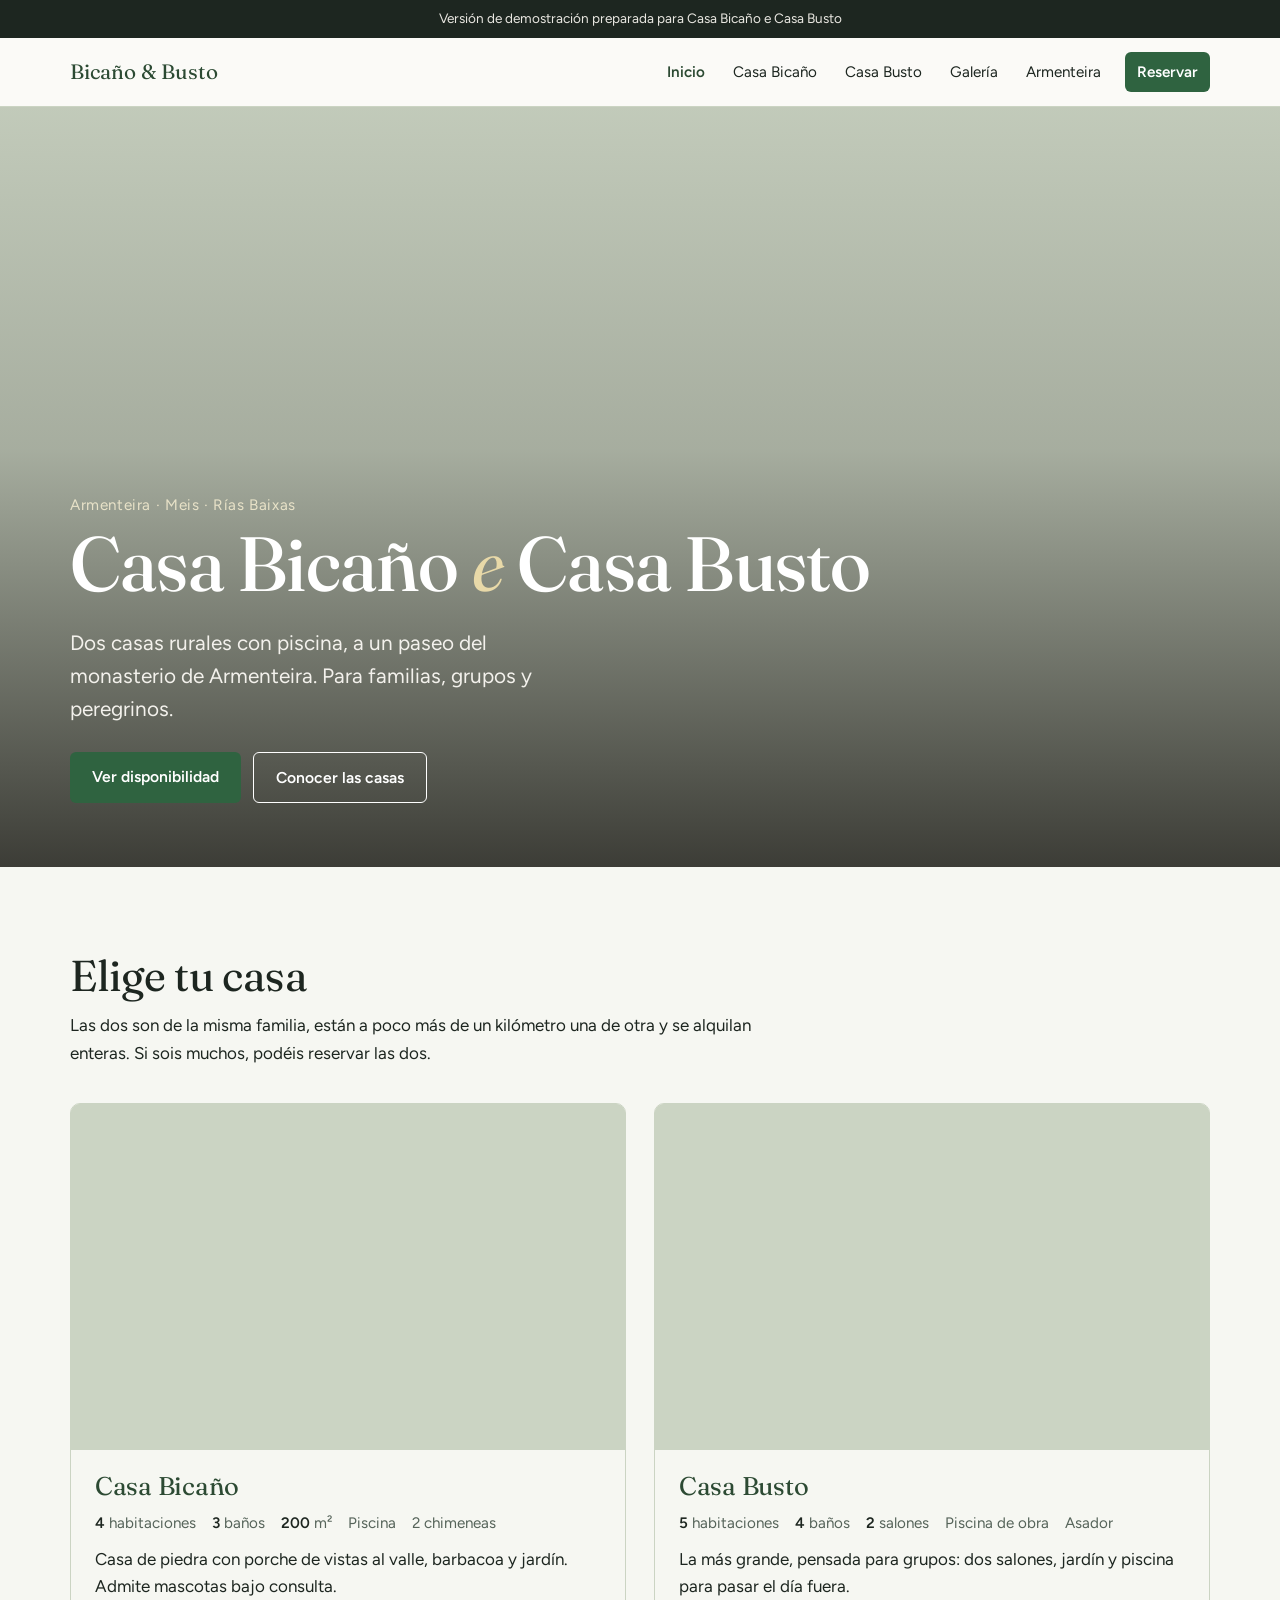
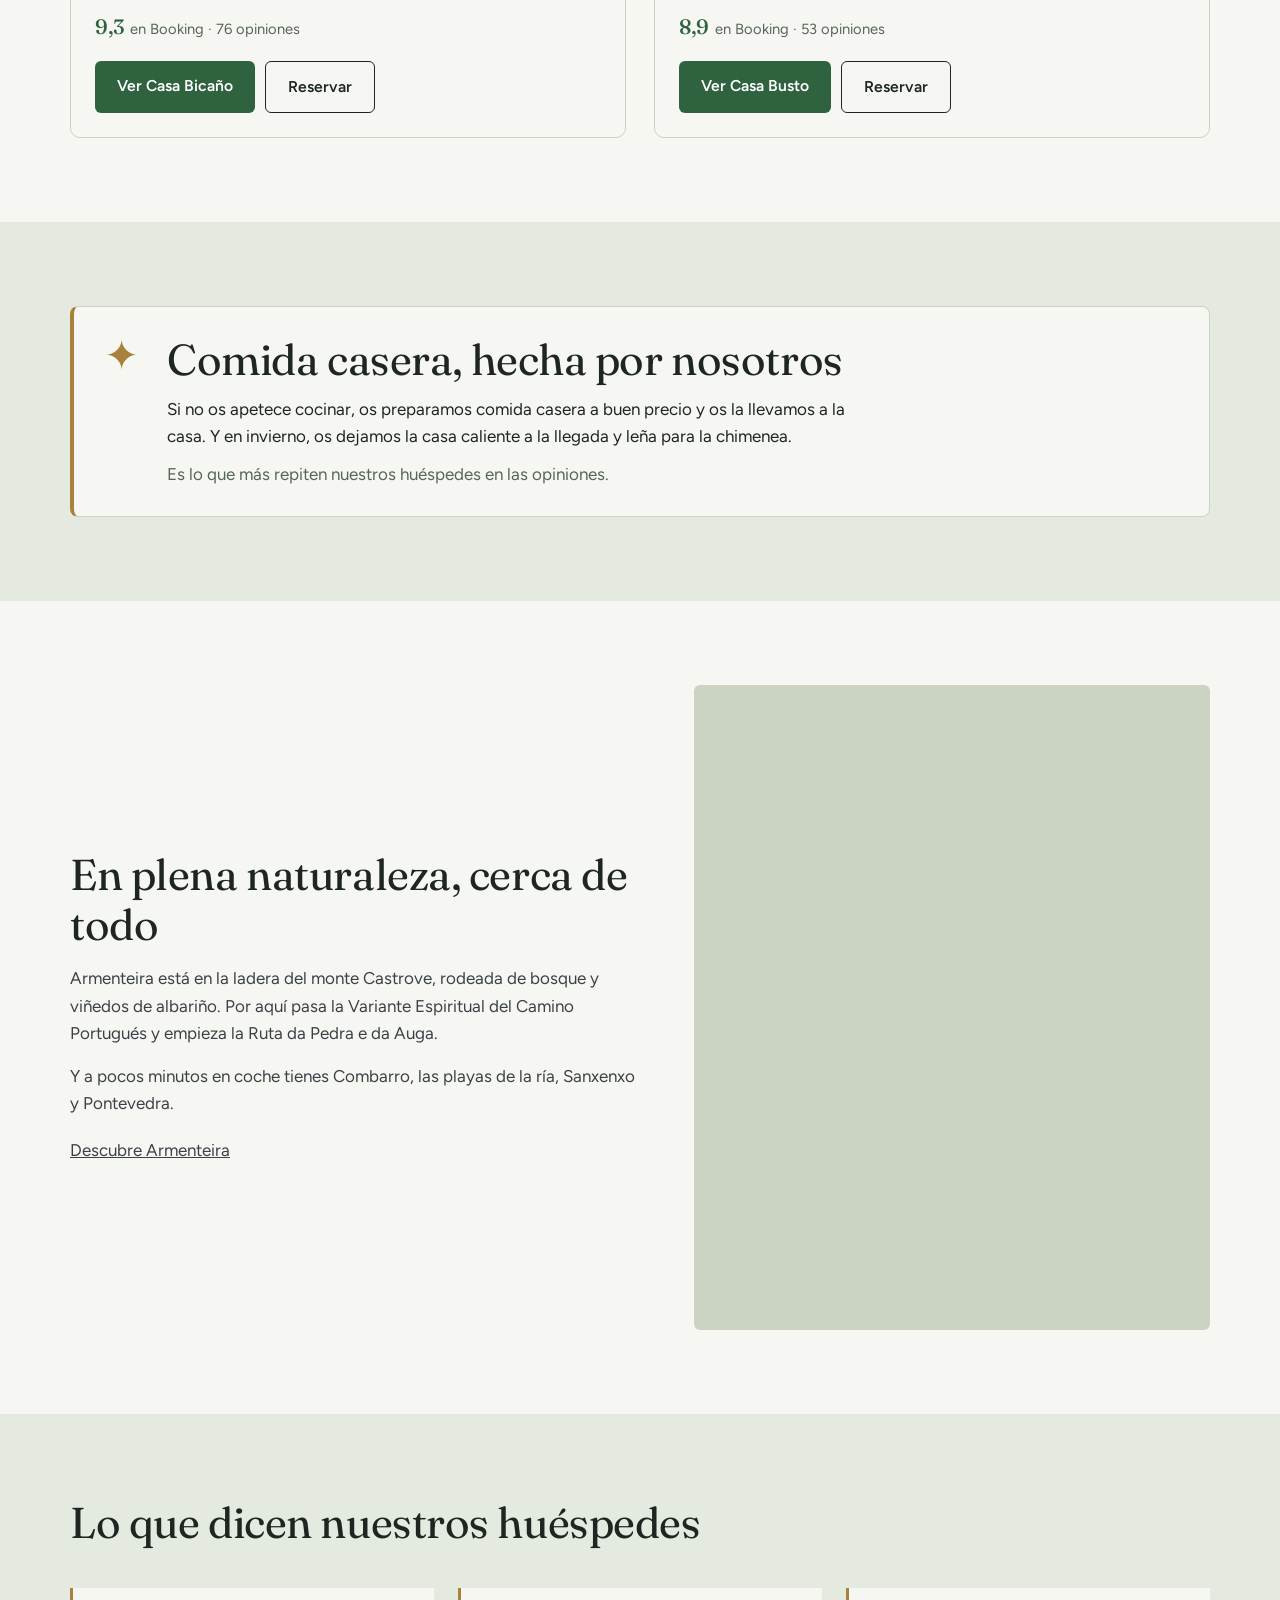
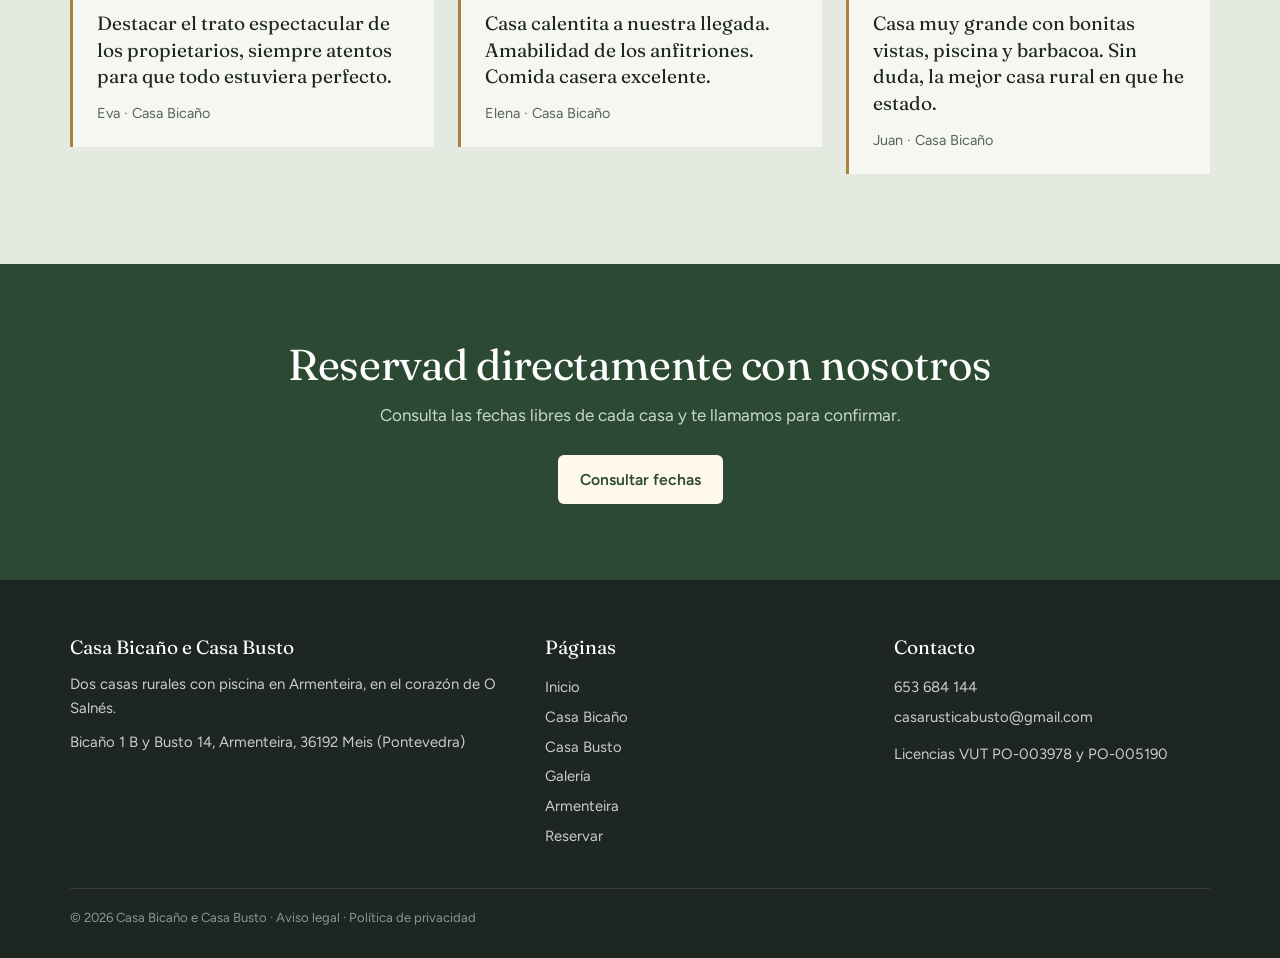
<file: index.html>
<!doctype html>
<html lang="es">
<head>
<meta charset="utf-8">
<meta name="viewport" content="width=device-width, initial-scale=1">
<meta name="robots" content="noindex, nofollow">
<title>Casa Bicaño e Casa Busto · Armenteira</title>
<meta name="description" content="Casa Bicaño y Casa Busto: dos casas rurales con piscina en Armenteira (Meis), en O Salnés, para familias, grupos y peregrinos. Reserva directa.">
<link rel="preconnect" href="https://fonts.googleapis.com"><link rel="preconnect" href="https://fonts.gstatic.com" crossorigin>
<link href="https://fonts.googleapis.com/css2?family=Figtree:wght@400;500;600;700&family=Fraunces:ital,opsz,wght@0,9..144,400;0,9..144,500;1,9..144,400&display=swap" rel="stylesheet">
<link rel="stylesheet" href="styles.css">
<script src="app.js" defer></script>
</head>
<body>
<div id="cabecera"></div>
<main>
<section class="hero">
  <img data-casa="bicano" data-foto="1" data-eager="1" alt="Casa Bicaño con su piscina en Armenteira">
  <div class="wrap">
    <div class="rotulo"><small>Armenteira · Meis · Rías Baixas</small><h1>Casa Bicaño <span>e</span> Casa Busto</h1></div>
    <p class="lead">Dos casas rurales con piscina, a un paseo del monasterio de Armenteira. Para familias, grupos y peregrinos.</p>
    <div class="acciones">
      <a class="btn" href="reservar.html">Ver disponibilidad</a>
      <a class="btn claro" href="#casas">Conocer las casas</a>
    </div>
  </div>
</section>

<section class="bloque" id="casas">
  <div class="wrap aparece">
    <h2>Elige tu casa</h2>
    <p style="margin-top:12px">Las dos son de la misma familia, están a poco más de un kilómetro una de otra y se alquilan enteras. Si sois muchos, podéis reservar las dos.</p>
    <div class="casas">
      <article class="casa-card">
        <img data-casa="bicano" data-foto="2" alt="Casa Bicaño">
        <div class="cuerpo">
          <h3>Casa Bicaño</h3>
          <div class="mini"><span><b>4</b> habitaciones</span><span><b>3</b> baños</span><span><b>200</b> m²</span><span>Piscina</span><span>2 chimeneas</span></div>
          <p>Casa de piedra con porche de vistas al valle, barbacoa y jardín. Admite mascotas bajo consulta.</p>
          <span class="nota-casa"><b>9,3</b> en Booking · 76 opiniones</span>
          <div class="acc"><a class="btn" href="bicano.html">Ver Casa Bicaño</a><a class="btn claro" href="reservar.html?casa=bicano">Reservar</a></div>
        </div>
      </article>
      <article class="casa-card">
        <img data-casa="busto" data-foto="1" alt="Piscina de Casa Busto">
        <div class="cuerpo">
          <h3>Casa Busto</h3>
          <div class="mini"><span><b>5</b> habitaciones</span><span><b>4</b> baños</span><span><b>2</b> salones</span><span>Piscina de obra</span><span>Asador</span></div>
          <p>La más grande, pensada para grupos: dos salones, jardín y piscina para pasar el día fuera.</p>
          <span class="nota-casa"><b>8,9</b> en Booking · 53 opiniones</span>
          <div class="acc"><a class="btn" href="busto.html">Ver Casa Busto</a><a class="btn claro" href="reservar.html?casa=busto">Reservar</a></div>
        </div>
      </article>
    </div>
  </div>
</section>

<section class="bloque gris">
  <div class="wrap aparece">
    <div class="casero">
      <div class="ico" aria-hidden="true">✦</div>
      <div>
        <h2>Comida casera, hecha por nosotros</h2>
        <p style="margin-top:12px">Si no os apetece cocinar, os preparamos comida casera a buen precio y os la llevamos a la casa. Y en invierno, os dejamos la casa caliente a la llegada y leña para la chimenea.</p>
        <p style="margin-top:10px;color:var(--lousa)">Es lo que más repiten nuestros huéspedes en las opiniones.</p>
      </div>
    </div>
  </div>
</section>

<section class="bloque">
  <div class="wrap intro aparece">
    <div>
      <h2>En plena naturaleza, cerca de todo</h2>
      <p>Armenteira está en la ladera del monte Castrove, rodeada de bosque y viñedos de albariño. Por aquí pasa la Variante Espiritual del Camino Portugués y empieza la Ruta da Pedra e da Auga.</p>
      <p>Y a pocos minutos en coche tienes Combarro, las playas de la ría, Sanxenxo y Pontevedra.</p>
      <p style="margin-top:20px"><a href="entorno.html">Descubre Armenteira</a></p>
    </div>
    <img data-casa="bicano" data-foto="3" alt="Entorno de Casa Bicaño">
  </div>
</section>

<section class="bloque gris">
  <div class="wrap aparece">
    <h2>Lo que dicen nuestros huéspedes</h2>
    <div class="citas">
      <figure class="cita"><blockquote>Destacar el trato espectacular de los propietarios, siempre atentos para que todo estuviera perfecto.</blockquote><footer>Eva · Casa Bicaño</footer></figure>
      <figure class="cita"><blockquote>Casa calentita a nuestra llegada. Amabilidad de los anfitriones. Comida casera excelente.</blockquote><footer>Elena · Casa Bicaño</footer></figure>
      <figure class="cita"><blockquote>Casa muy grande con bonitas vistas, piscina y barbacoa. Sin duda, la mejor casa rural en que he estado.</blockquote><footer>Juan · Casa Bicaño</footer></figure>
    </div>
  </div>
</section>

<section class="cta">
  <div class="wrap">
    <h2>Reservad directamente con nosotros</h2>
    <p>Consulta las fechas libres de cada casa y te llamamos para confirmar.</p>
    <a class="btn" href="reservar.html">Consultar fechas</a>
  </div>
</section>
</main>
<div id="pie"></div>
</body>
</html>
</file>
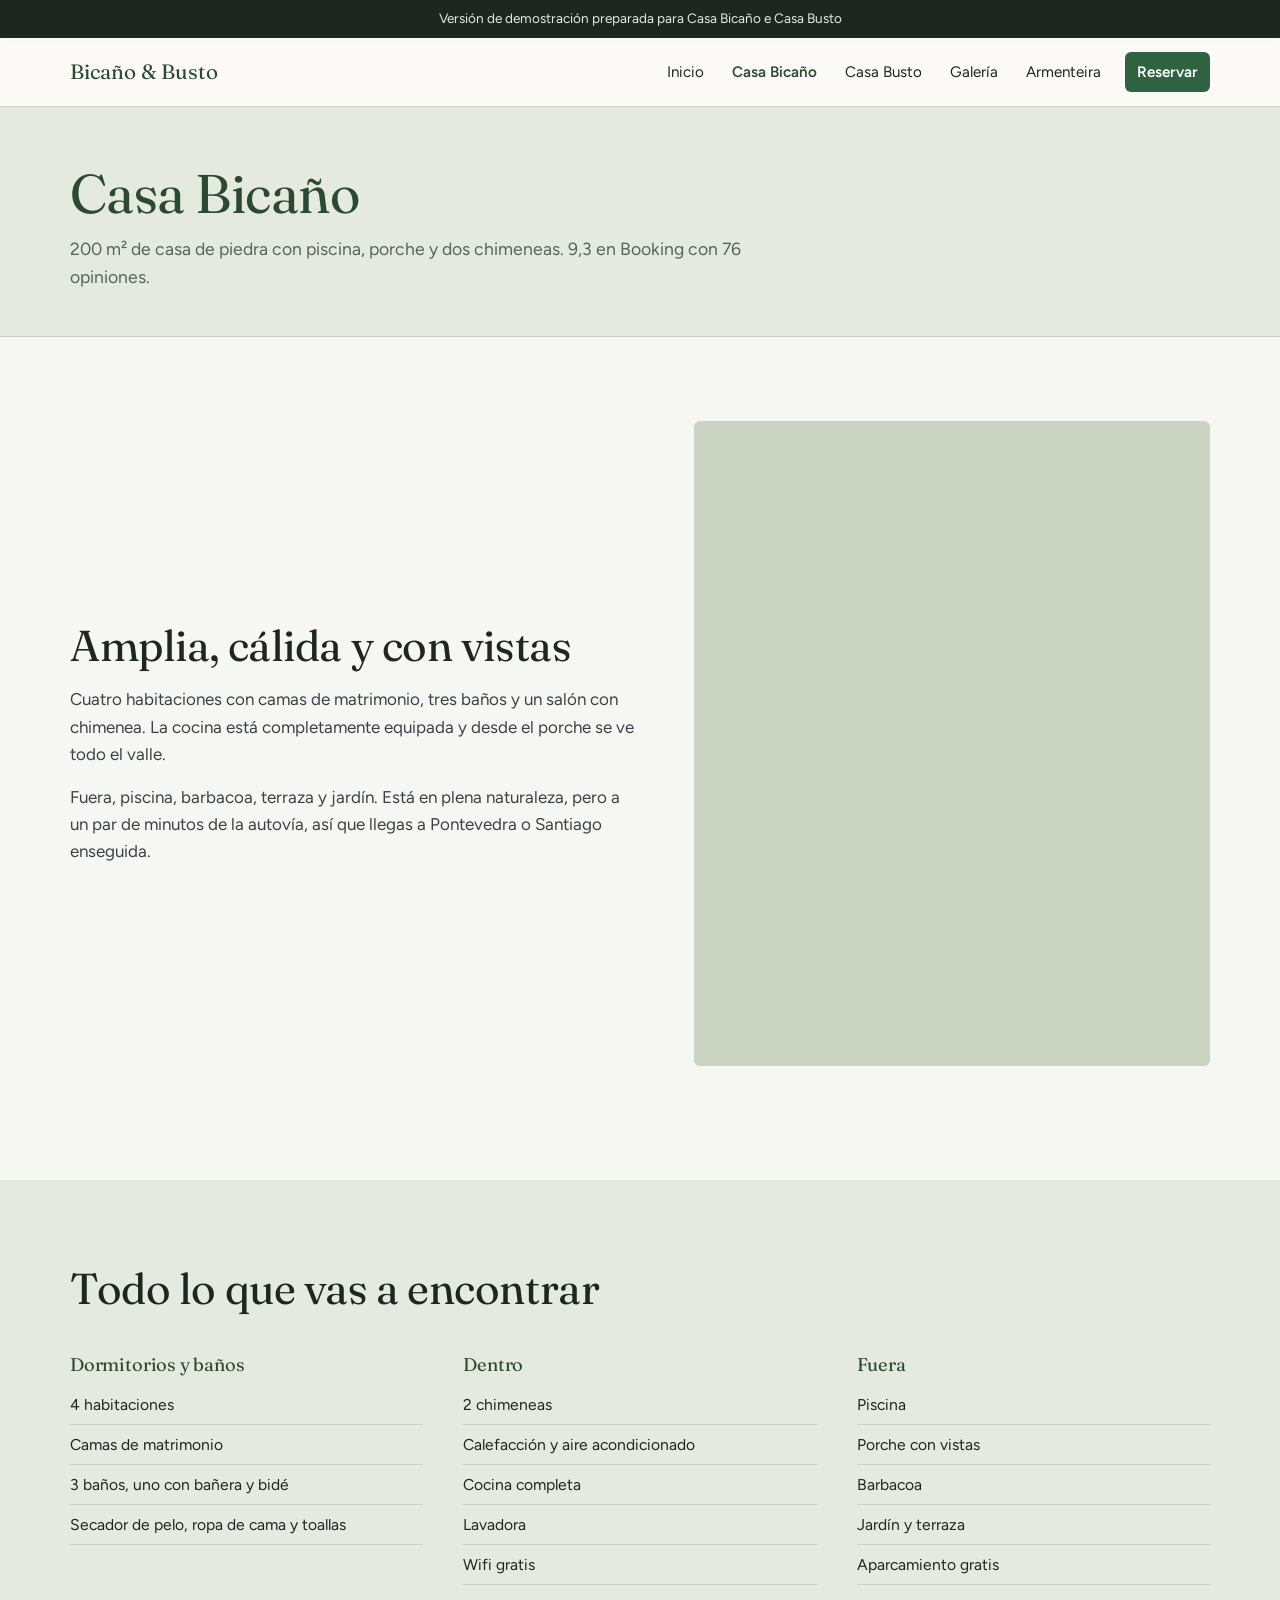
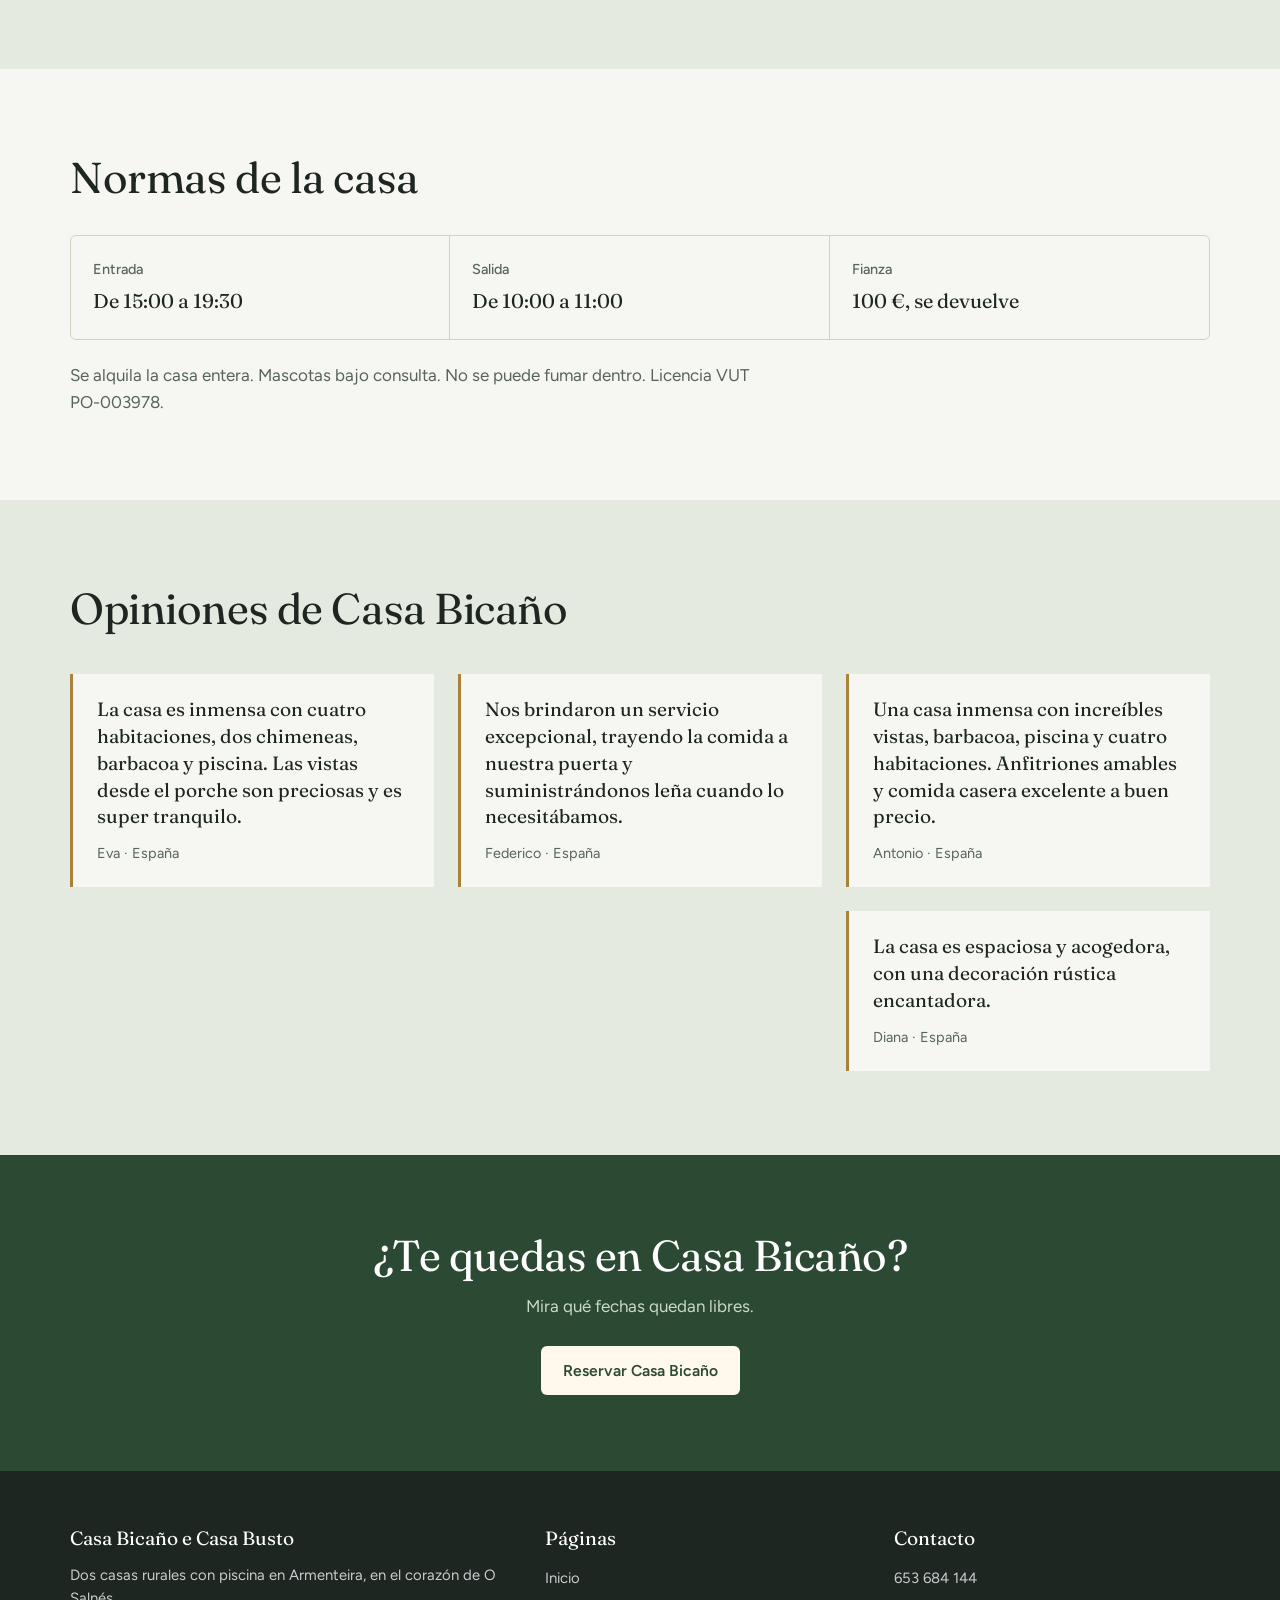
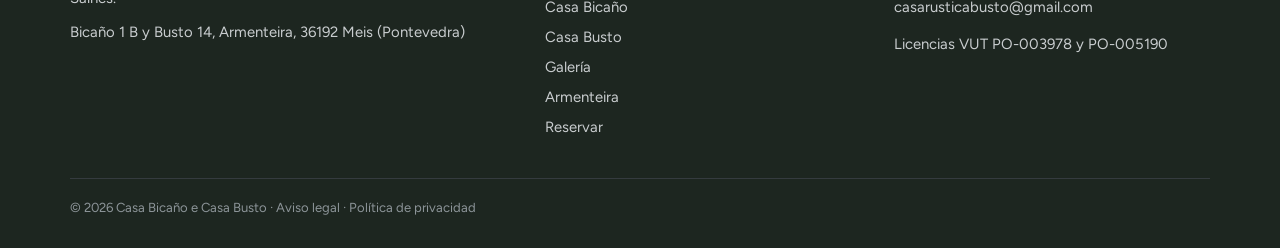
<file: bicano.html>
<!doctype html>
<html lang="es">
<head>
<meta charset="utf-8">
<meta name="viewport" content="width=device-width, initial-scale=1">
<meta name="robots" content="noindex, nofollow">
<title>Casa Bicaño · Armenteira</title>
<meta name="description" content="Casa Bicaño y Casa Busto: dos casas rurales con piscina en Armenteira (Meis), en O Salnés, para familias, grupos y peregrinos. Reserva directa.">
<link rel="preconnect" href="https://fonts.googleapis.com"><link rel="preconnect" href="https://fonts.gstatic.com" crossorigin>
<link href="https://fonts.googleapis.com/css2?family=Figtree:wght@400;500;600;700&family=Fraunces:ital,opsz,wght@0,9..144,400;0,9..144,500;1,9..144,400&display=swap" rel="stylesheet">
<link rel="stylesheet" href="styles.css">
<script src="app.js" defer></script>
</head>
<body>
<div id="cabecera"></div>
<main>
<header class="page-head"><div class="wrap">
  <h1>Casa Bicaño</h1>
  <p>200 m² de casa de piedra con piscina, porche y dos chimeneas. 9,3 en Booking con 76 opiniones.</p>
</div></header>

<section class="bloque">
  <div class="wrap intro aparece">
    <div>
      <h2>Amplia, cálida y con vistas</h2>
      <p>Cuatro habitaciones con camas de matrimonio, tres baños y un salón con chimenea. La cocina está completamente equipada y desde el porche se ve todo el valle.</p>
      <p>Fuera, piscina, barbacoa, terraza y jardín. Está en plena naturaleza, pero a un par de minutos de la autovía, así que llegas a Pontevedra o Santiago enseguida.</p>
    </div>
    <img data-casa="bicano" data-foto="2" alt="Casa Bicaño">
  </div>
  <div class="wrap"><div class="tira" data-galeria="bicano"></div></div>
</section>

<section class="bloque gris">
  <div class="wrap aparece">
    <h2>Todo lo que vas a encontrar</h2>
    <div class="servicios">
      <div><h3>Dormitorios y baños</h3><ul><li>4 habitaciones</li><li>Camas de matrimonio</li><li>3 baños, uno con bañera y bidé</li><li>Secador de pelo, ropa de cama y toallas</li></ul></div>
      <div><h3>Dentro</h3><ul><li>2 chimeneas</li><li>Calefacción y aire acondicionado</li><li>Cocina completa</li><li>Lavadora</li><li>Wifi gratis</li></ul></div>
      <div><h3>Fuera</h3><ul><li>Piscina</li><li>Porche con vistas</li><li>Barbacoa</li><li>Jardín y terraza</li><li>Aparcamiento gratis</li></ul></div>
    </div>
  </div>
</section>

<section class="bloque">
  <div class="wrap aparece">
    <h2>Normas de la casa</h2>
    <div class="normas">
      <div><b>Entrada</b><p>De 15:00 a 19:30</p></div>
      <div><b>Salida</b><p>De 10:00 a 11:00</p></div>
      <div><b>Fianza</b><p>100 €, se devuelve</p></div>
    </div>
    <p style="margin-top:22px;color:var(--lousa)">Se alquila la casa entera. Mascotas bajo consulta. No se puede fumar dentro. Licencia VUT PO-003978.</p>
  </div>
</section>

<section class="bloque gris">
  <div class="wrap aparece">
    <h2>Opiniones de Casa Bicaño</h2>
    <div class="citas">
      <figure class="cita"><blockquote>La casa es inmensa con cuatro habitaciones, dos chimeneas, barbacoa y piscina. Las vistas desde el porche son preciosas y es super tranquilo.</blockquote><footer>Eva · España</footer></figure>
      <figure class="cita"><blockquote>Nos brindaron un servicio excepcional, trayendo la comida a nuestra puerta y suministrándonos leña cuando lo necesitábamos.</blockquote><footer>Federico · España</footer></figure>
      <figure class="cita"><blockquote>Una casa inmensa con increíbles vistas, barbacoa, piscina y cuatro habitaciones. Anfitriones amables y comida casera excelente a buen precio.</blockquote><footer>Antonio · España</footer></figure>
      <figure class="cita"><blockquote>La casa es espaciosa y acogedora, con una decoración rústica encantadora.</blockquote><footer>Diana · España</footer></figure>
    </div>
  </div>
</section>

<section class="cta">
  <div class="wrap">
    <h2>¿Te quedas en Casa Bicaño?</h2>
    <p>Mira qué fechas quedan libres.</p>
    <a class="btn" href="reservar.html?casa=bicano">Reservar Casa Bicaño</a>
  </div>
</section>
</main>
<div id="pie"></div>
</body>
</html>
</file>
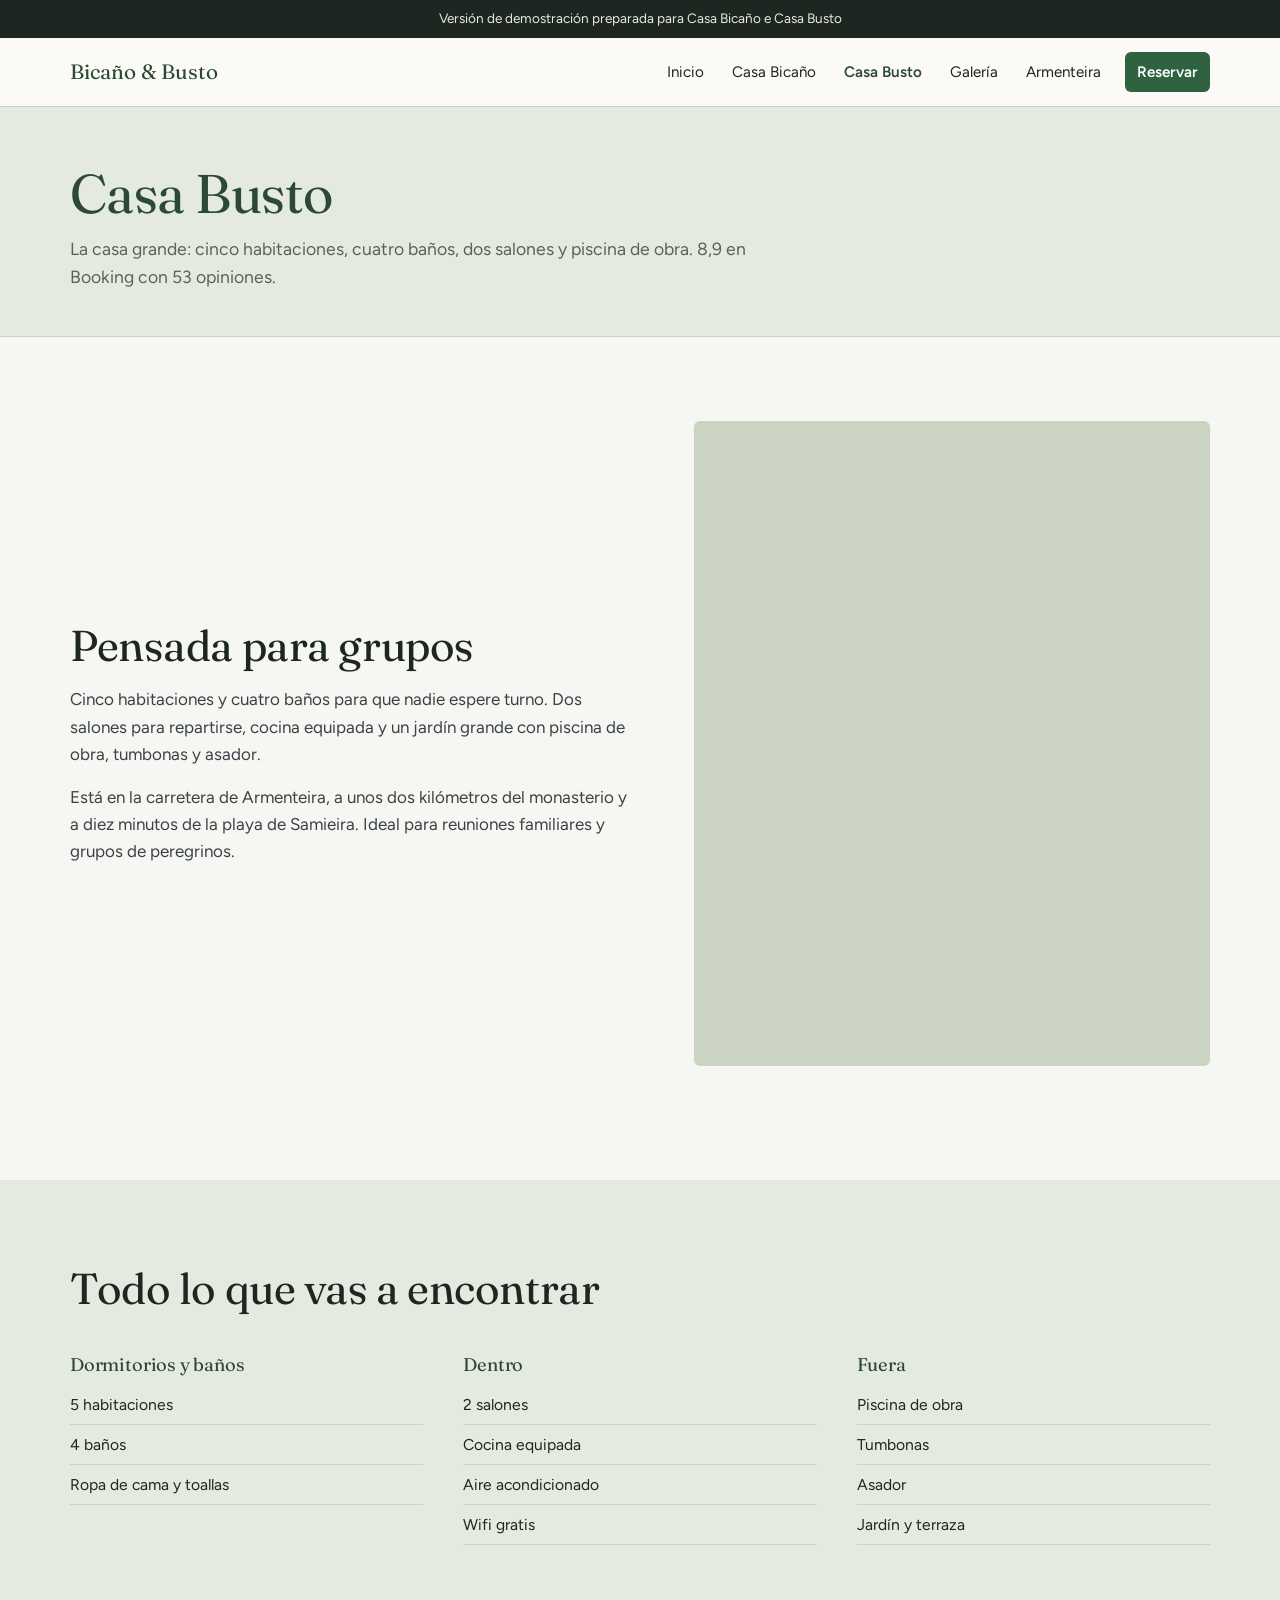
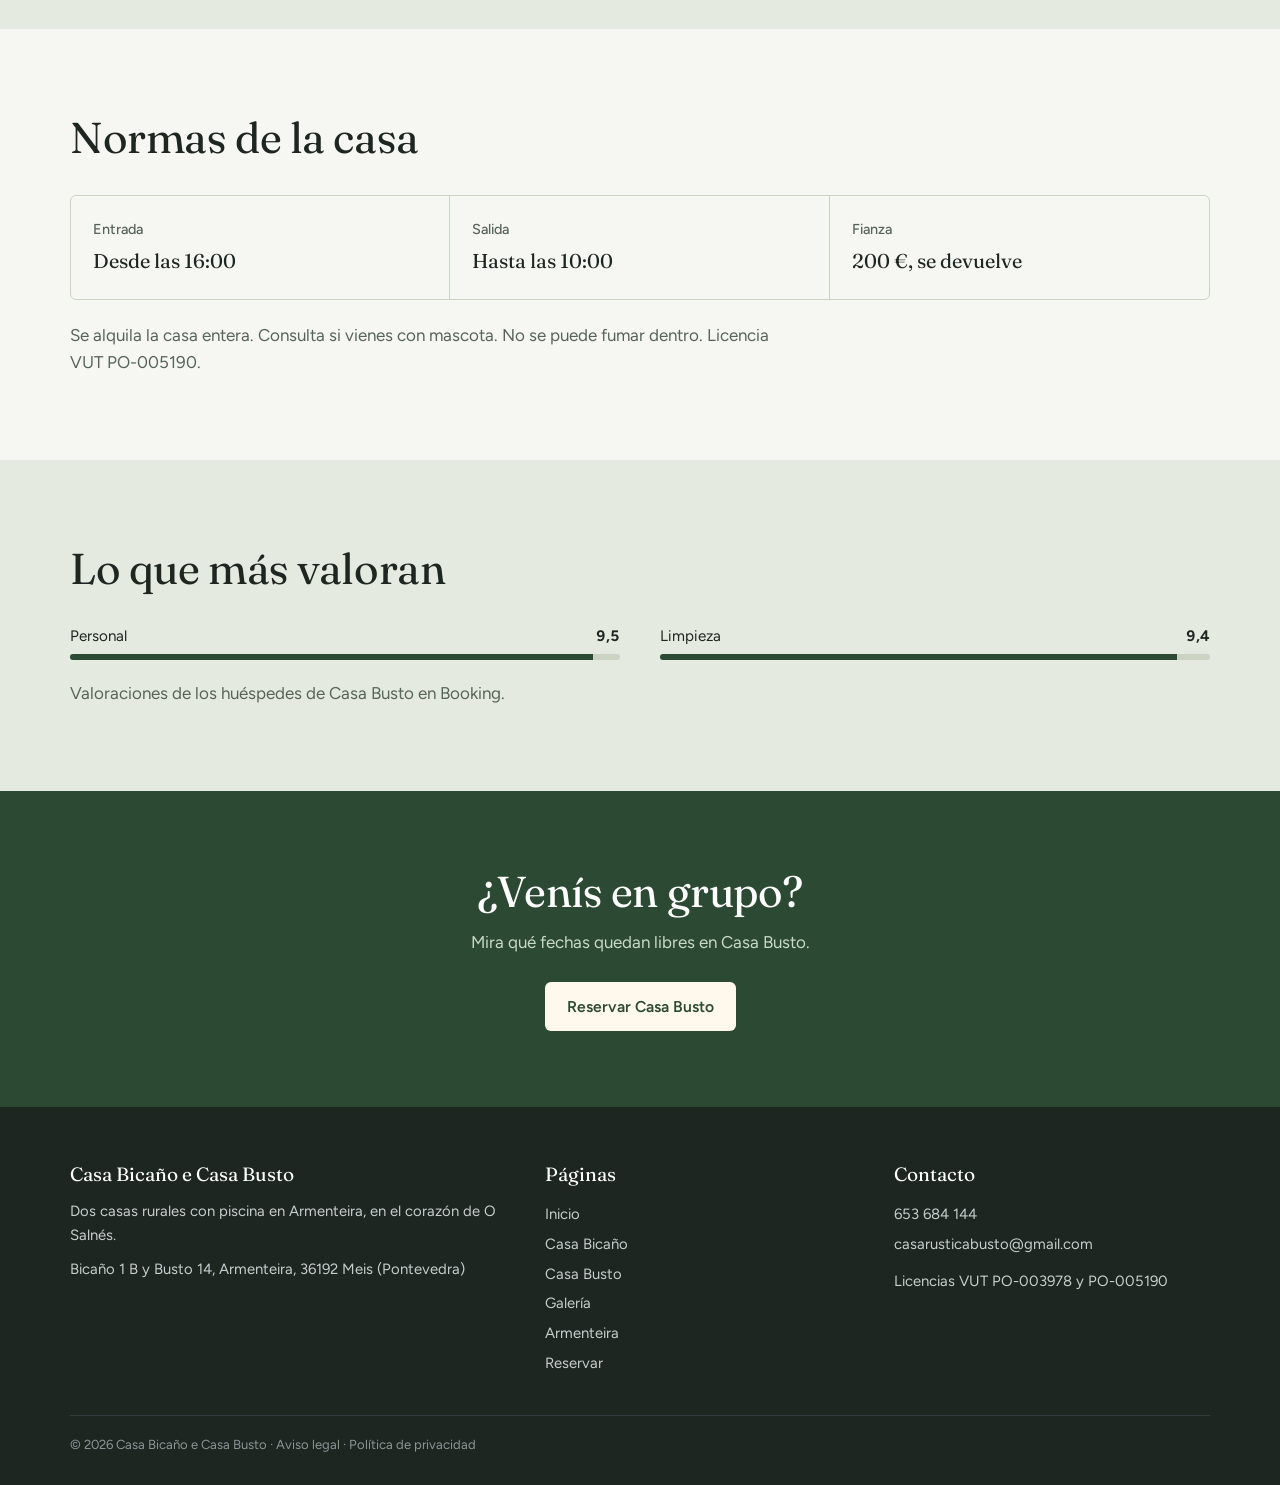
<file: busto.html>
<!doctype html>
<html lang="es">
<head>
<meta charset="utf-8">
<meta name="viewport" content="width=device-width, initial-scale=1">
<meta name="robots" content="noindex, nofollow">
<title>Casa Busto · Armenteira</title>
<meta name="description" content="Casa Bicaño y Casa Busto: dos casas rurales con piscina en Armenteira (Meis), en O Salnés, para familias, grupos y peregrinos. Reserva directa.">
<link rel="preconnect" href="https://fonts.googleapis.com"><link rel="preconnect" href="https://fonts.gstatic.com" crossorigin>
<link href="https://fonts.googleapis.com/css2?family=Figtree:wght@400;500;600;700&family=Fraunces:ital,opsz,wght@0,9..144,400;0,9..144,500;1,9..144,400&display=swap" rel="stylesheet">
<link rel="stylesheet" href="styles.css">
<script src="app.js" defer></script>
</head>
<body>
<div id="cabecera"></div>
<main>
<header class="page-head"><div class="wrap">
  <h1>Casa Busto</h1>
  <p>La casa grande: cinco habitaciones, cuatro baños, dos salones y piscina de obra. 8,9 en Booking con 53 opiniones.</p>
</div></header>

<section class="bloque">
  <div class="wrap intro aparece">
    <div>
      <h2>Pensada para grupos</h2>
      <p>Cinco habitaciones y cuatro baños para que nadie espere turno. Dos salones para repartirse, cocina equipada y un jardín grande con piscina de obra, tumbonas y asador.</p>
      <p>Está en la carretera de Armenteira, a unos dos kilómetros del monasterio y a diez minutos de la playa de Samieira. Ideal para reuniones familiares y grupos de peregrinos.</p>
    </div>
    <img data-casa="busto" data-foto="2" alt="Exterior de Casa Busto">
  </div>
  <div class="wrap"><div class="tira" data-galeria="busto"></div></div>
</section>

<section class="bloque gris">
  <div class="wrap aparece">
    <h2>Todo lo que vas a encontrar</h2>
    <div class="servicios">
      <div><h3>Dormitorios y baños</h3><ul><li>5 habitaciones</li><li>4 baños</li><li>Ropa de cama y toallas</li></ul></div>
      <div><h3>Dentro</h3><ul><li>2 salones</li><li>Cocina equipada</li><li>Aire acondicionado</li><li>Wifi gratis</li></ul></div>
      <div><h3>Fuera</h3><ul><li>Piscina de obra</li><li>Tumbonas</li><li>Asador</li><li>Jardín y terraza</li></ul></div>
    </div>
  </div>
</section>

<section class="bloque">
  <div class="wrap aparece">
    <h2>Normas de la casa</h2>
    <div class="normas">
      <div><b>Entrada</b><p>Desde las 16:00</p></div>
      <div><b>Salida</b><p>Hasta las 10:00</p></div>
      <div><b>Fianza</b><p>200 €, se devuelve</p></div>
    </div>
    <p style="margin-top:22px;color:var(--lousa)">Se alquila la casa entera. Consulta si vienes con mascota. No se puede fumar dentro. Licencia VUT PO-005190.</p>
  </div>
</section>

<section class="bloque gris">
  <div class="wrap aparece">
    <h2>Lo que más valoran</h2>
    <div class="barras">
      <div class="barra"><span>Personal</span><b>9,5</b><i style="--v:95%"></i></div>
      <div class="barra"><span>Limpieza</span><b>9,4</b><i style="--v:94%"></i></div>
    </div>
    <p style="margin-top:20px;color:var(--lousa)">Valoraciones de los huéspedes de Casa Busto en Booking.</p>
  </div>
</section>

<section class="cta">
  <div class="wrap">
    <h2>¿Venís en grupo?</h2>
    <p>Mira qué fechas quedan libres en Casa Busto.</p>
    <a class="btn" href="reservar.html?casa=busto">Reservar Casa Busto</a>
  </div>
</section>
</main>
<div id="pie"></div>
</body>
</html>
</file>
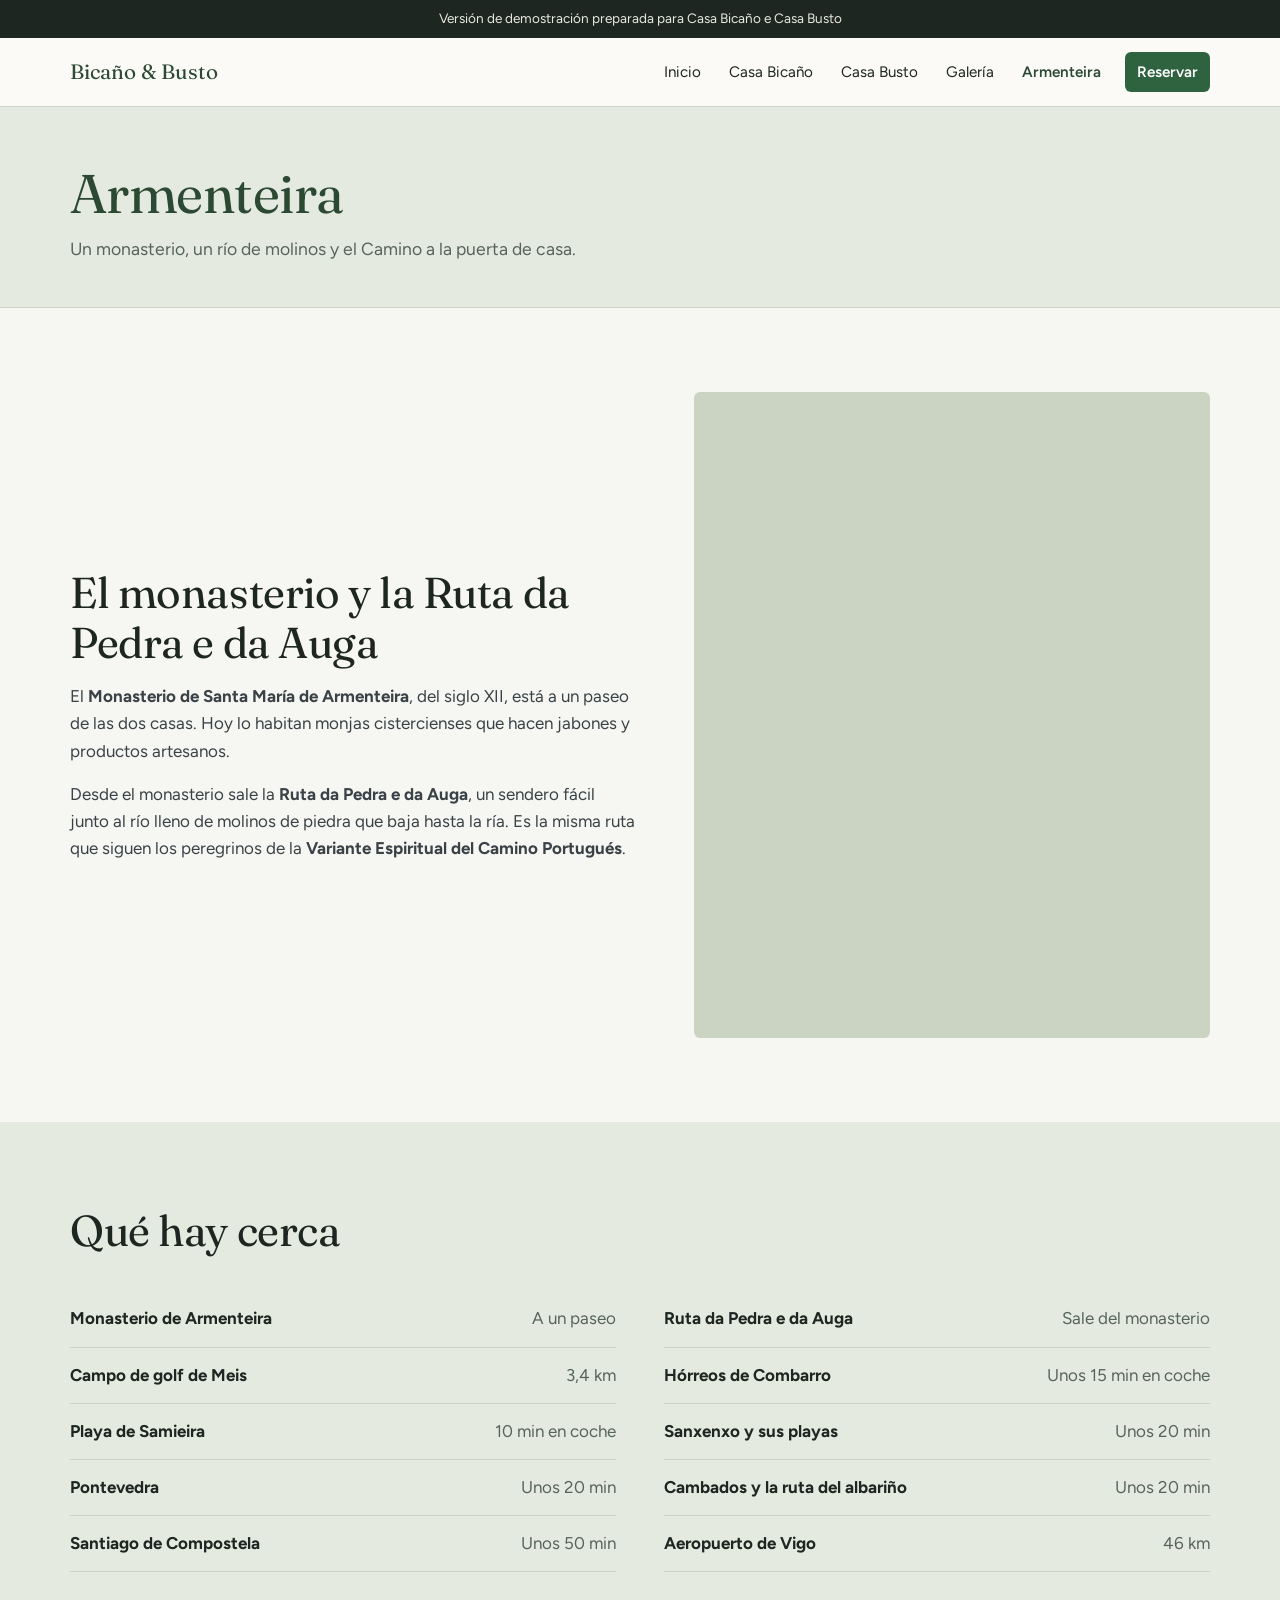
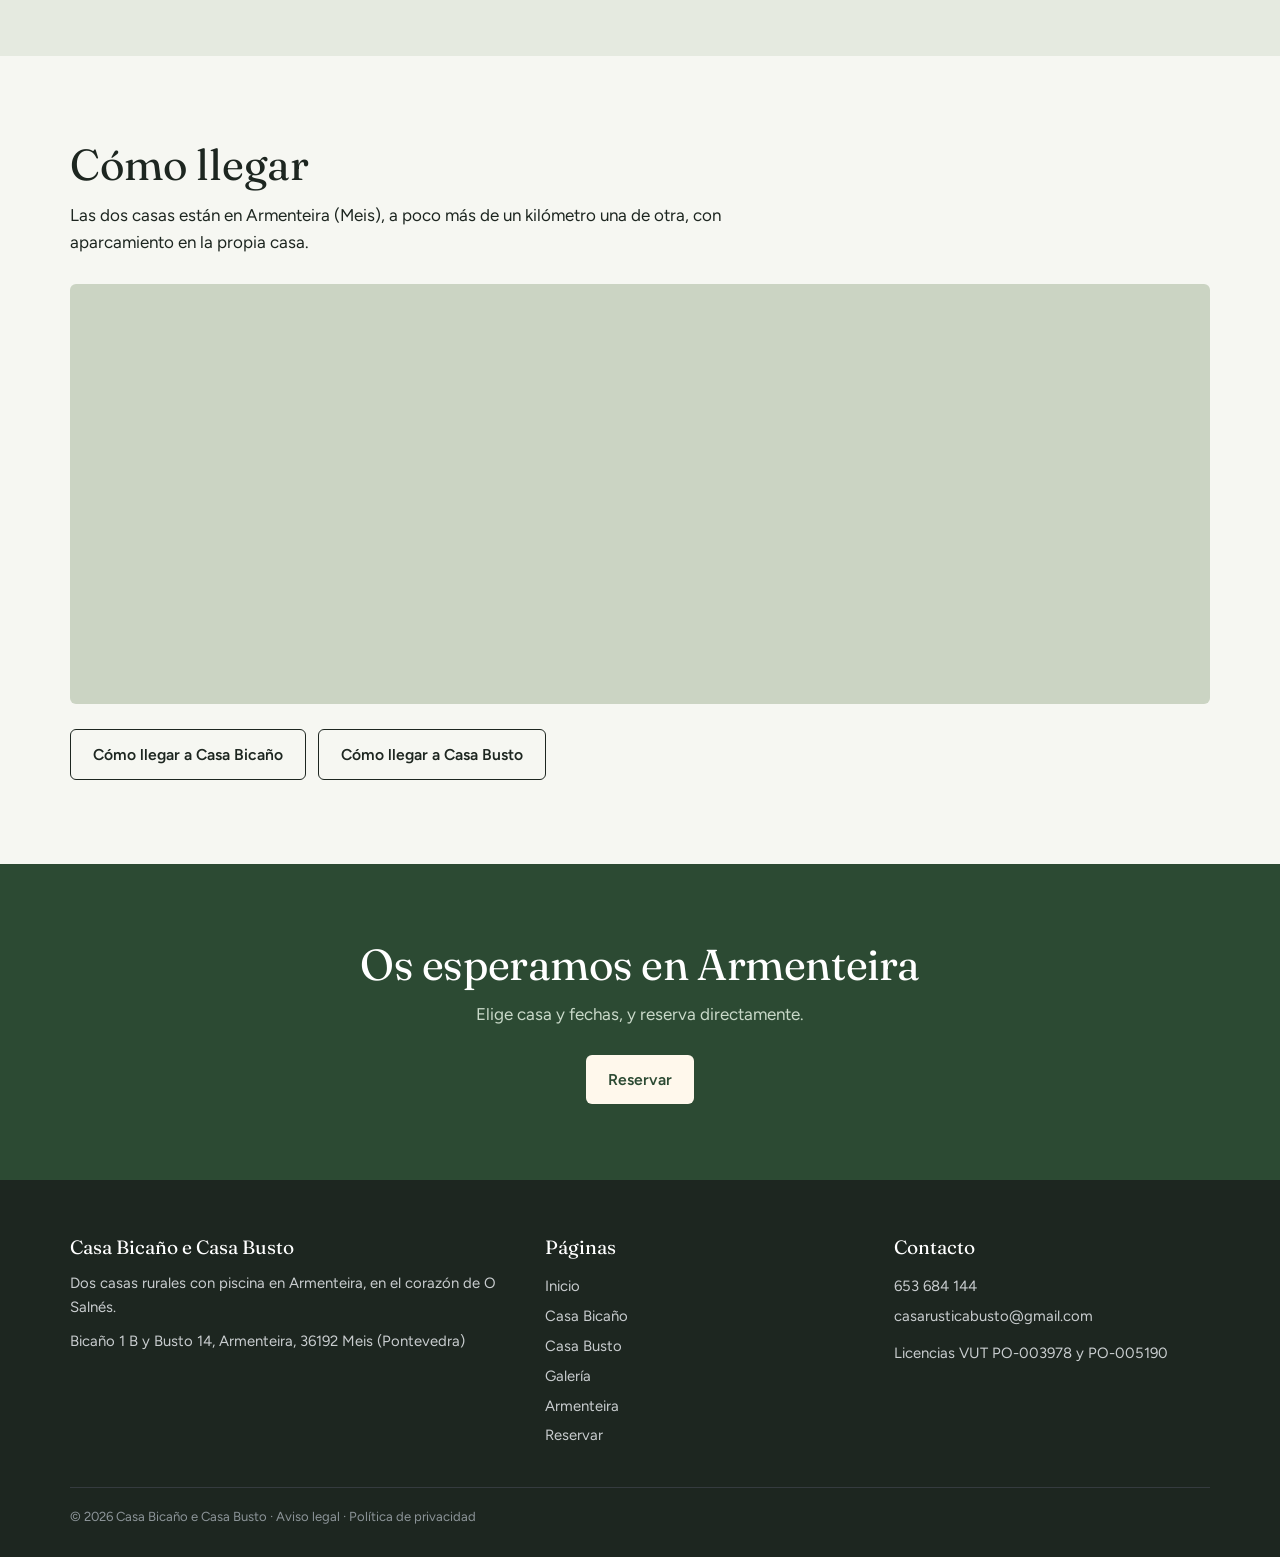
<file: entorno.html>
<!doctype html>
<html lang="es">
<head>
<meta charset="utf-8">
<meta name="viewport" content="width=device-width, initial-scale=1">
<meta name="robots" content="noindex, nofollow">
<title>Armenteira · Bicaño e Busto</title>
<meta name="description" content="Casa Bicaño y Casa Busto: dos casas rurales con piscina en Armenteira (Meis), en O Salnés, para familias, grupos y peregrinos. Reserva directa.">
<link rel="preconnect" href="https://fonts.googleapis.com"><link rel="preconnect" href="https://fonts.gstatic.com" crossorigin>
<link href="https://fonts.googleapis.com/css2?family=Figtree:wght@400;500;600;700&family=Fraunces:ital,opsz,wght@0,9..144,400;0,9..144,500;1,9..144,400&display=swap" rel="stylesheet">
<link rel="stylesheet" href="styles.css">
<script src="app.js" defer></script>
</head>
<body>
<div id="cabecera"></div>
<main>
<header class="page-head"><div class="wrap">
  <h1>Armenteira</h1>
  <p>Un monasterio, un río de molinos y el Camino a la puerta de casa.</p>
</div></header>

<section class="bloque">
  <div class="wrap intro aparece">
    <div>
      <h2>El monasterio y la Ruta da Pedra e da Auga</h2>
      <p>El <b>Monasterio de Santa María de Armenteira</b>, del siglo XII, está a un paseo de las dos casas. Hoy lo habitan monjas cistercienses que hacen jabones y productos artesanos.</p>
      <p>Desde el monasterio sale la <b>Ruta da Pedra e da Auga</b>, un sendero fácil junto al río lleno de molinos de piedra que baja hasta la ría. Es la misma ruta que siguen los peregrinos de la <b>Variante Espiritual del Camino Portugués</b>.</p>
    </div>
    <img data-casa="bicano" data-foto="4" alt="Entorno de Armenteira">
  </div>
</section>

<section class="bloque gris">
  <div class="wrap aparece">
    <h2>Qué hay cerca</h2>
    <div class="lugares">
      <div class="lugar"><b>Monasterio de Armenteira</b><span>A un paseo</span></div>
      <div class="lugar"><b>Ruta da Pedra e da Auga</b><span>Sale del monasterio</span></div>
      <div class="lugar"><b>Campo de golf de Meis</b><span>3,4 km</span></div>
      <div class="lugar"><b>Hórreos de Combarro</b><span>Unos 15 min en coche</span></div>
      <div class="lugar"><b>Playa de Samieira</b><span>10 min en coche</span></div>
      <div class="lugar"><b>Sanxenxo y sus playas</b><span>Unos 20 min</span></div>
      <div class="lugar"><b>Pontevedra</b><span>Unos 20 min</span></div>
      <div class="lugar"><b>Cambados y la ruta del albariño</b><span>Unos 20 min</span></div>
      <div class="lugar"><b>Santiago de Compostela</b><span>Unos 50 min</span></div>
      <div class="lugar"><b>Aeropuerto de Vigo</b><span>46 km</span></div>
    </div>
  </div>
</section>

<section class="bloque">
  <div class="wrap aparece">
    <h2>Cómo llegar</h2>
    <p style="margin-top:12px">Las dos casas están en Armenteira (Meis), a poco más de un kilómetro una de otra, con aparcamiento en la propia casa.</p>
    <iframe class="mapa" title="Mapa de Casa Bicaño y Casa Busto en Armenteira" loading="lazy"
      src="https://www.openstreetmap.org/export/embed.html?bbox=-8.7800%2C42.4380%2C-8.7230%2C42.4680&amp;layer=mapnik&amp;marker=42.457998%2C-8.753799"></iframe>
    <div class="acciones" style="display:flex;gap:12px;flex-wrap:wrap;margin-top:16px">
      <a class="btn claro" href="https://www.google.com/maps/dir/?api=1&amp;destination=42.457998,-8.753799" target="_blank" rel="noopener">Cómo llegar a Casa Bicaño</a>
      <a class="btn claro" href="https://www.google.com/maps/dir/?api=1&amp;destination=42.447232,-8.746806" target="_blank" rel="noopener">Cómo llegar a Casa Busto</a>
    </div>
  </div>
</section>

<section class="cta">
  <div class="wrap">
    <h2>Os esperamos en Armenteira</h2>
    <p>Elige casa y fechas, y reserva directamente.</p>
    <a class="btn" href="reservar.html">Reservar</a>
  </div>
</section>
</main>
<div id="pie"></div>
</body>
</html>
</file>
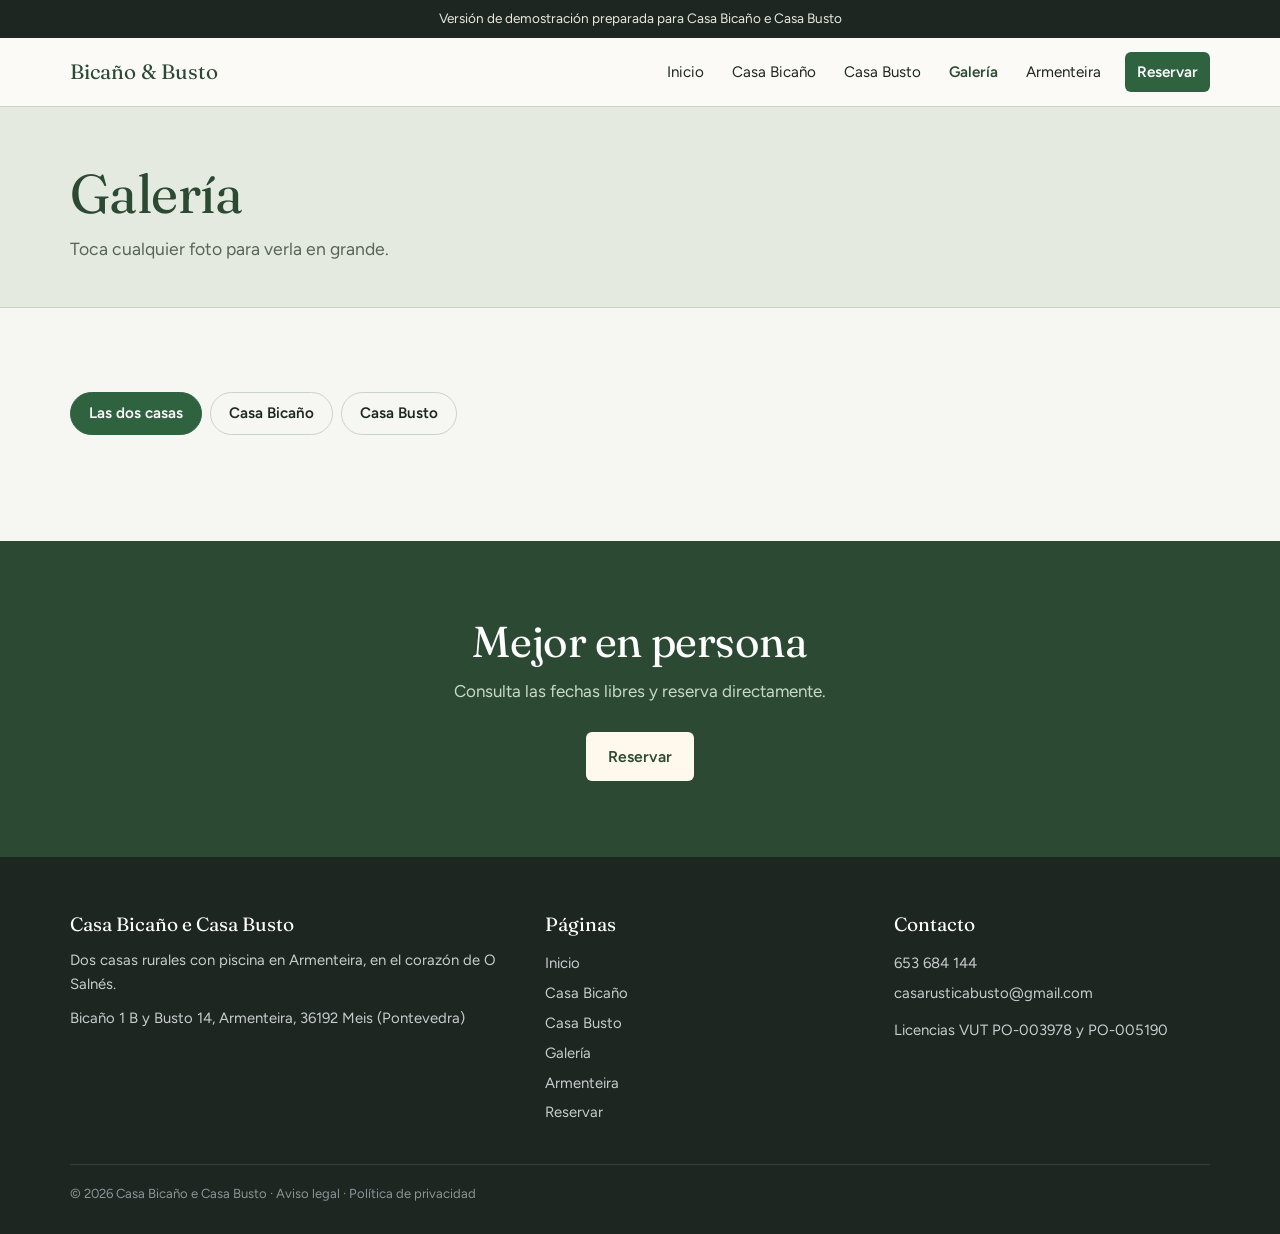
<file: galeria.html>
<!doctype html>
<html lang="es">
<head>
<meta charset="utf-8">
<meta name="viewport" content="width=device-width, initial-scale=1">
<meta name="robots" content="noindex, nofollow">
<title>Galería · Bicaño e Busto</title>
<meta name="description" content="Casa Bicaño y Casa Busto: dos casas rurales con piscina en Armenteira (Meis), en O Salnés, para familias, grupos y peregrinos. Reserva directa.">
<link rel="preconnect" href="https://fonts.googleapis.com"><link rel="preconnect" href="https://fonts.gstatic.com" crossorigin>
<link href="https://fonts.googleapis.com/css2?family=Figtree:wght@400;500;600;700&family=Fraunces:ital,opsz,wght@0,9..144,400;0,9..144,500;1,9..144,400&display=swap" rel="stylesheet">
<link rel="stylesheet" href="styles.css">
<script src="app.js" defer></script>
</head>
<body>
<div id="cabecera"></div>
<main>
<header class="page-head"><div class="wrap">
  <h1>Galería</h1>
  <p>Toca cualquier foto para verla en grande.</p>
</div></header>
<section class="bloque">
  <div class="wrap">
    <div class="tabs" role="group" aria-label="Filtrar fotos">
      <button type="button" data-f="todas" aria-pressed="true">Las dos casas</button>
      <button type="button" data-f="bicano" aria-pressed="false">Casa Bicaño</button>
      <button type="button" data-f="busto" aria-pressed="false">Casa Busto</button>
    </div>
    <div class="galeria" id="galeria" data-galeria="todas"></div>
  </div>
</section>
<section class="cta">
  <div class="wrap">
    <h2>Mejor en persona</h2>
    <p>Consulta las fechas libres y reserva directamente.</p>
    <a class="btn" href="reservar.html">Reservar</a>
  </div>
</section>
</main>
<div id="pie"></div>
</body>
</html>
</file>
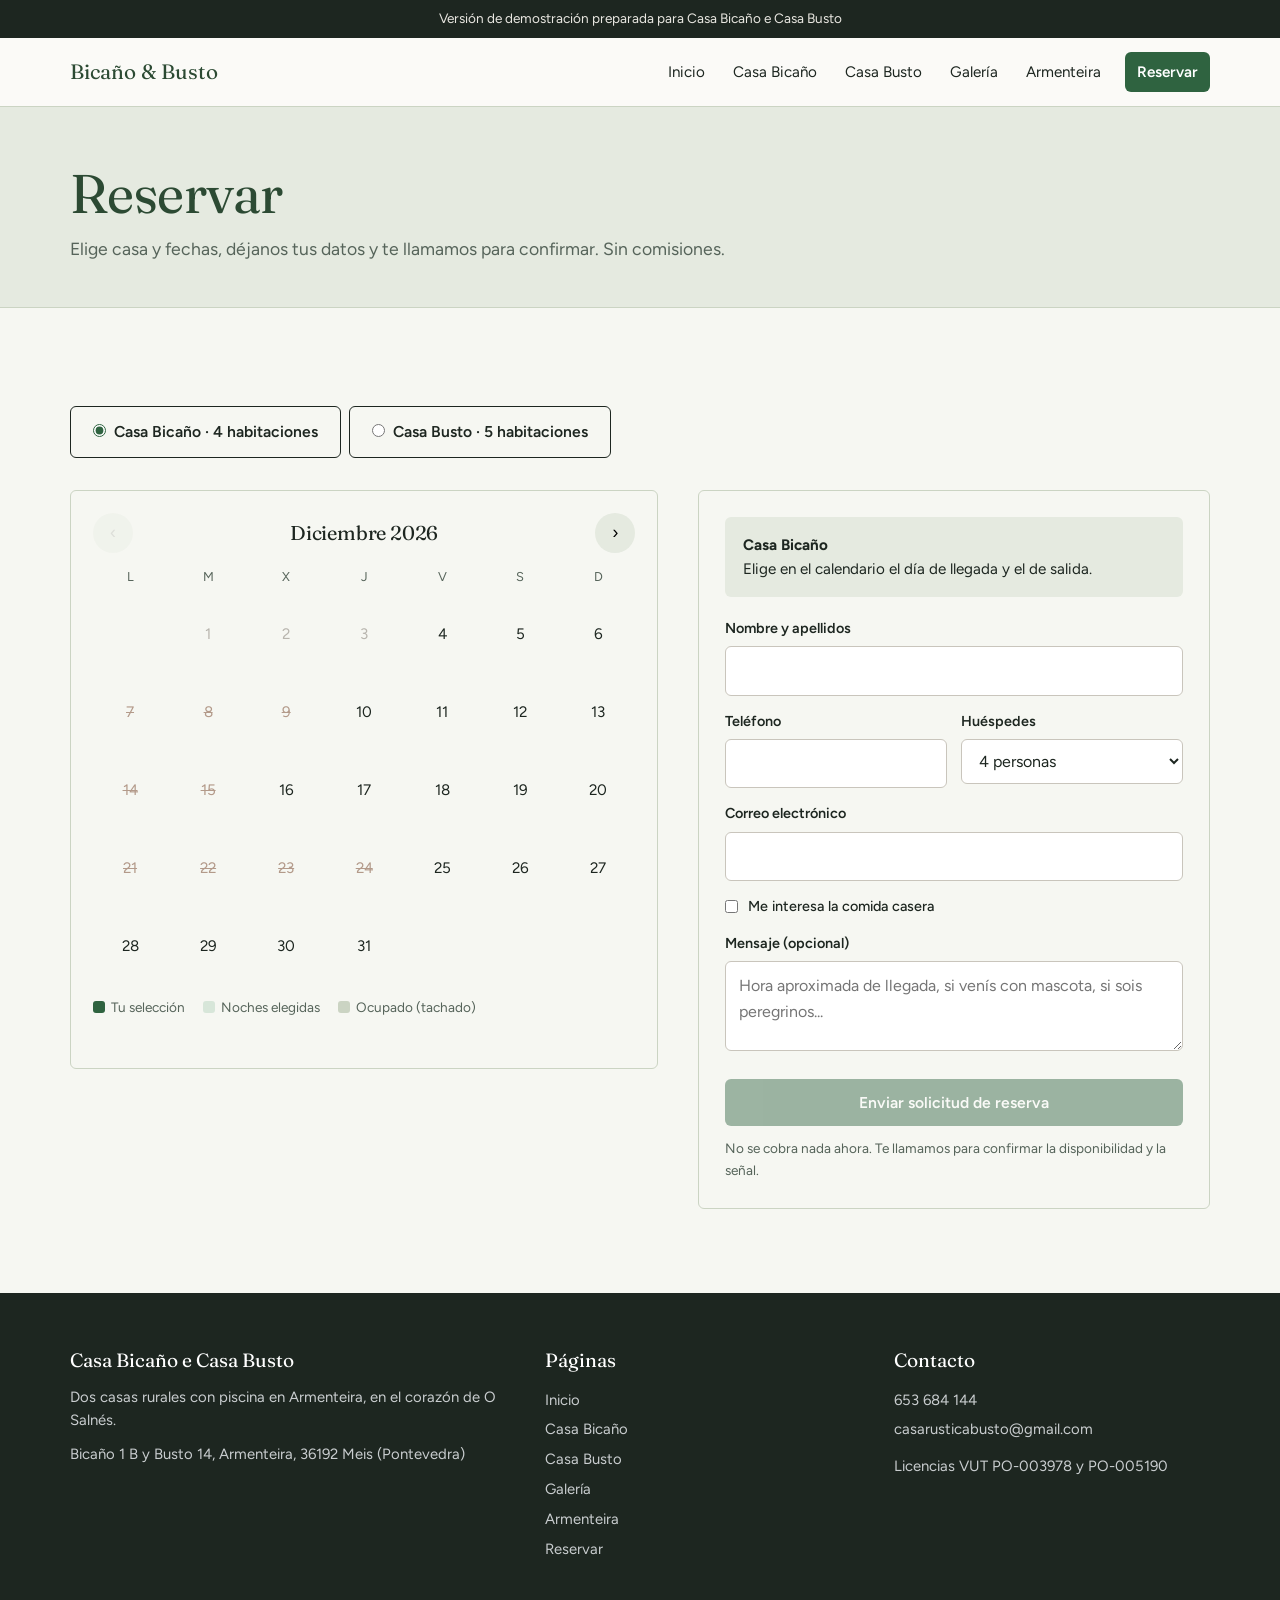
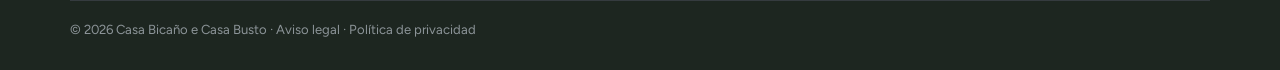
<file: reservar.html>
<!doctype html>
<html lang="es">
<head>
<meta charset="utf-8">
<meta name="viewport" content="width=device-width, initial-scale=1">
<meta name="robots" content="noindex, nofollow">
<title>Reservar · Bicaño e Busto</title>
<meta name="description" content="Casa Bicaño y Casa Busto: dos casas rurales con piscina en Armenteira (Meis), en O Salnés, para familias, grupos y peregrinos. Reserva directa.">
<link rel="preconnect" href="https://fonts.googleapis.com"><link rel="preconnect" href="https://fonts.gstatic.com" crossorigin>
<link href="https://fonts.googleapis.com/css2?family=Figtree:wght@400;500;600;700&family=Fraunces:ital,opsz,wght@0,9..144,400;0,9..144,500;1,9..144,400&display=swap" rel="stylesheet">
<link rel="stylesheet" href="styles.css">
<script src="app.js" defer></script>
</head>
<body>
<div id="cabecera"></div>
<main>
<header class="page-head"><div class="wrap">
  <h1>Reservar</h1>
  <p>Elige casa y fechas, déjanos tus datos y te llamamos para confirmar. Sin comisiones.</p>
</div></header>

<section class="bloque">
  <div class="wrap">
    <div class="tabs" role="radiogroup" aria-label="Elige la casa" style="margin-bottom:26px">
      <label class="btn claro" style="cursor:pointer"><input type="radio" name="casa" value="bicano" style="width:auto;margin-right:8px">Casa Bicaño · 4 habitaciones</label>
      <label class="btn claro" style="cursor:pointer"><input type="radio" name="casa" value="busto" style="width:auto;margin-right:8px">Casa Busto · 5 habitaciones</label>
    </div>
  </div>
  <div class="wrap reserva">
    <div class="cal">
      <div class="cal-top">
        <button type="button" id="mes-prev" aria-label="Mes anterior">‹</button>
        <h3 id="mes-titulo" aria-live="polite"></h3>
        <button type="button" id="mes-next" aria-label="Mes siguiente">›</button>
      </div>
      <div class="dias" id="calendario"></div>
      <div class="leyenda">
        <span><i style="background:var(--musgo)"></i>Tu selección</span>
        <span><i style="background:#D7E6D9"></i>Noches elegidas</span>
        <span><i style="background:var(--granito-2)"></i>Ocupado (tachado)</span>
      </div>
      <p class="error" id="error-fechas" role="alert"></p>
    </div>

    <div class="form">
      <div class="resumen" id="resumen"></div>
      <form id="form-reserva" novalidate>
        <label for="nombre">Nombre y apellidos</label>
        <input id="nombre" name="nombre" required autocomplete="name">
        <div class="fila2">
          <div><label for="telefono">Teléfono</label>
            <input id="telefono" name="telefono" type="tel" required autocomplete="tel" pattern="[+0-9 ]{9,}"></div>
          <div><label for="huespedes">Huéspedes</label>
            <select id="huespedes" name="huespedes"></select></div>
        </div>
        <label for="email">Correo electrónico</label>
        <input id="email" name="email" type="email" required autocomplete="email">
        <label style="display:flex;gap:10px;align-items:center;font-weight:500"><input type="checkbox" id="comida" name="comida" style="width:auto">Me interesa la comida casera</label>
        <label for="mensaje">Mensaje (opcional)</label>
        <textarea id="mensaje" name="mensaje" placeholder="Hora aproximada de llegada, si venís con mascota, si sois peregrinos..."></textarea>
        <button class="btn" id="btn-reservar" type="submit" disabled>Enviar solicitud de reserva</button>
        <p class="nota-form">No se cobra nada ahora. Te llamamos para confirmar la disponibilidad y la señal.</p>
      </form>
      <div class="exito" id="exito" role="status"><h3>Solicitud enviada</h3><p></p></div>
    </div>
  </div>
</section>
</main>
<div id="pie"></div>
</body>
</html>
</file>
<file: styles.css>
/* Casa Bicaño e Casa Busto — demo web · estilos compartidos */
:root{
  --papel:#F6F7F2;
  --granito:#E5EAE0;
  --granito-2:#CBD4C3;
  --tinta:#1D2620;
  --lousa:#56645A;
  --castano:#2C4A33;
  --castano-2:#A8823A;
  --musgo:#2F6340;
  --musgo-2:#244E32;
  --ok:#2F6B3E;
  --radio:6px;
  --ancho:1180px;
  --serif:"Fraunces", Georgia, serif;
  --sans:"Figtree", system-ui, -apple-system, "Segoe UI", sans-serif;
}
*{box-sizing:border-box;margin:0;padding:0}
html{scroll-behavior:smooth}
body{font-family:var(--sans);font-size:17px;line-height:1.6;color:var(--tinta);background:var(--papel);-webkit-font-smoothing:antialiased}
img{max-width:100%;display:block}
a{color:inherit}
:focus-visible{outline:3px solid var(--musgo);outline-offset:3px;border-radius:2px}
h1,h2,h3{font-family:var(--serif);font-weight:400;line-height:1.15;letter-spacing:-.01em}
h2{font-size:clamp(1.9rem,3.4vw,2.7rem)}
h3{font-size:1.35rem}
p{max-width:64ch}
.wrap{width:100%;max-width:var(--ancho);margin:0 auto;padding:0 20px}

/* Aviso demo */
.demo-bar{background:var(--tinta);color:#E9E7E1;font-size:.85rem;text-align:center;padding:8px 16px}

/* Cabecera */
.head{position:sticky;top:0;z-index:50;background:rgba(251,250,247,.94);backdrop-filter:blur(8px);border-bottom:1px solid var(--granito-2)}
.head .wrap{display:flex;align-items:center;justify-content:space-between;height:68px;gap:16px}
.logo{font-family:var(--serif);font-size:1.3rem;text-decoration:none;color:var(--castano);white-space:nowrap}
.nav{display:flex;gap:4px;align-items:center}
.nav a{text-decoration:none;font-size:.95rem;padding:8px 12px;border-radius:var(--radio);color:var(--tinta)}
.nav a:hover{background:var(--granito)}
.nav a[aria-current="page"]{color:var(--castano);font-weight:600}
.nav .btn{margin-left:8px}
.menu-btn{display:none;background:none;border:1px solid var(--granito-2);border-radius:var(--radio);padding:8px 12px;font:inherit;font-size:.95rem;cursor:pointer}

/* Botones */
.btn{display:inline-block;background:var(--musgo);color:#fff !important;text-decoration:none;padding:12px 22px;border-radius:var(--radio);font-weight:600;font-size:.98rem;border:0;cursor:pointer;font-family:var(--sans);transition:background .2s}
.btn:hover{background:var(--musgo-2)}
.btn.claro{background:transparent;color:var(--tinta) !important;border:1.5px solid var(--tinta)}
.btn.claro:hover{background:var(--tinta);color:#fff !important}
.btn:disabled{opacity:.45;cursor:not-allowed}

/* Hero con rótulo de tienda */
.hero{position:relative;min-height:min(88vh,760px);display:flex;align-items:flex-end;color:#fff;overflow:hidden;background:var(--castano)}
.hero img{position:absolute;inset:0;width:100%;height:100%;object-fit:cover}
.hero::after{content:"";position:absolute;inset:0;background:linear-gradient(to top,rgba(20,18,15,.78) 0%,rgba(20,18,15,.2) 55%,rgba(20,18,15,.05) 100%)}
.hero .wrap{position:relative;z-index:2;padding-bottom:64px}
.rotulo{display:block;margin-bottom:22px;animation:colgar 1.1s cubic-bezier(.2,.8,.2,1) both}
.rotulo small{display:block;font-size:.95rem;letter-spacing:.04em;color:#E8E2C8;margin-bottom:8px}
.rotulo h1{font-size:clamp(2.4rem,6.5vw,4.8rem);color:#fff;line-height:1.02;font-weight:500;text-wrap:balance}
.rotulo h1 span{font-style:italic;font-weight:400;color:#E8D9A8}
/* Tarjetas de las dos casas */
.casas{display:grid;grid-template-columns:1fr 1fr;gap:28px;margin-top:36px}
.casa-card{background:var(--papel);border:1px solid var(--granito-2);border-radius:10px;overflow:hidden;display:flex;flex-direction:column}
.casa-card img{width:100%;aspect-ratio:16/10;object-fit:cover;background:var(--granito-2)}
.casa-card .cuerpo{padding:22px 24px 24px;display:flex;flex-direction:column;gap:10px;flex:1}
.casa-card h3{font-size:1.6rem;color:var(--castano)}
.casa-card .mini{display:flex;flex-wrap:wrap;gap:6px 16px;color:var(--lousa);font-size:.95rem}
.casa-card .mini b{color:var(--tinta);font-weight:600}
.casa-card .acc{display:flex;gap:10px;flex-wrap:wrap;margin-top:auto;padding-top:8px}
.nota-casa{display:inline-flex;align-items:baseline;gap:6px;font-size:.92rem;color:var(--lousa)}
.nota-casa b{font-family:var(--serif);font-size:1.3rem;color:var(--musgo);font-weight:500}
/* Bloque destacado comida casera */
.casero{display:grid;grid-template-columns:auto 1fr;gap:28px;align-items:start;background:var(--papel);border:1px solid var(--granito-2);border-left:4px solid var(--castano-2);border-radius:8px;padding:28px 30px}
.casero .ico{font-family:var(--serif);font-size:2.6rem;color:var(--castano-2);line-height:1}
/* Pestañas */
.tabs{display:flex;gap:8px;flex-wrap:wrap;margin-bottom:22px}
.tabs button{font:inherit;font-size:.95rem;font-weight:600;border:1px solid var(--granito-2);background:var(--papel);color:var(--tinta);border-radius:999px;padding:8px 18px;cursor:pointer}
.tabs button[aria-pressed="true"]{background:var(--musgo);border-color:var(--musgo);color:#fff}
.tira{display:grid;grid-template-columns:repeat(4,1fr);gap:10px;margin-top:30px}
.tira button{border:0;padding:0;background:var(--granito-2);border-radius:var(--radio);overflow:hidden;aspect-ratio:4/3;cursor:zoom-in}
.tira img{width:100%;height:100%;object-fit:cover}
@media (max-width:900px){.casas{grid-template-columns:1fr}.tira{grid-template-columns:repeat(2,1fr)}.casero{grid-template-columns:1fr;gap:10px}}
/* Tarifas */
.tarifas{display:grid;grid-template-columns:repeat(3,1fr);border:1px solid var(--granito-2);border-radius:var(--radio);background:var(--papel);margin-top:28px}
.tarifas div{padding:22px;border-right:1px solid var(--granito-2)}
.tarifas div:last-child{border-right:0}
.tarifas b{display:block;font-family:var(--serif);font-weight:400;font-size:2rem;color:var(--musgo)}
.tarifas h3{font-size:1.1rem;color:var(--castano)}
.tarifas p{color:var(--lousa);font-size:.93rem;margin-top:4px}
/* Barras de puntuación */
.barras{display:grid;grid-template-columns:repeat(2,1fr);gap:14px 40px;margin-top:30px}
.barra{display:grid;grid-template-columns:1fr auto;gap:6px;font-size:.95rem}
.barra i{grid-column:1/-1;height:6px;border-radius:3px;background:var(--granito-2);position:relative;overflow:hidden}
.barra i::after{content:"";position:absolute;inset:0;width:var(--v);background:var(--castano)}
.barra b{font-variant-numeric:tabular-nums}
@media (max-width:900px){.tarifas{grid-template-columns:1fr}.tarifas div{border-right:0;border-bottom:1px solid var(--granito-2)}.tarifas div:last-child{border-bottom:0}.barras{grid-template-columns:1fr}}
@media (max-width:560px){.grados{width:60px;height:60px;font-size:1.1rem;top:-14px;right:-10px}}
@keyframes colgar{from{transform:translateY(-24px) rotate(-2deg);opacity:0}to{transform:none;opacity:1}}
.hero p.lead{font-size:clamp(1.05rem,1.8vw,1.3rem);max-width:40ch;margin-bottom:26px;color:#F3F1EC}
.hero .acciones{display:flex;gap:12px;flex-wrap:wrap}
.hero .btn.claro{color:#fff !important;border-color:#fff}
.hero .btn.claro:hover{background:#fff;color:var(--tinta) !important}

/* Cabecera de página interior */
.page-head{background:var(--granito);padding:56px 0 44px;border-bottom:1px solid var(--granito-2)}
.page-head h1{font-size:clamp(2.2rem,5vw,3.4rem);color:var(--castano)}
.page-head p{color:var(--lousa);margin-top:10px;font-size:1.1rem}

/* Secciones */
section.bloque{padding:84px 0}
section.bloque.gris{background:var(--granito)}
.intro{display:grid;grid-template-columns:1.1fr 1fr;gap:56px;align-items:center}
.intro p{margin-top:16px;color:#3A4247}
.intro img{border-radius:var(--radio);aspect-ratio:4/5;object-fit:cover;width:100%}

/* Datos rápidos */
.datos{display:grid;grid-template-columns:repeat(4,1fr);border-top:1px solid var(--granito-2);border-bottom:1px solid var(--granito-2)}
.datos div{padding:26px 18px;border-right:1px solid var(--granito-2)}
.datos div:last-child{border-right:0}
.datos b{display:block;font-family:var(--serif);font-weight:400;font-size:1.9rem;color:var(--castano)}
.datos span{color:var(--lousa);font-size:.95rem}

/* Destacados */
.destacados{display:grid;grid-template-columns:repeat(3,1fr);gap:28px;margin-top:40px}
.destacado img{width:100%;aspect-ratio:4/3;object-fit:cover;border-radius:var(--radio);background:var(--granito-2)}
.destacado h3{margin-top:16px;color:var(--castano)}
.destacado p{margin-top:6px;color:#3A4843;font-size:.98rem}
@media (max-width:900px){.destacados{grid-template-columns:1fr}}

/* Sello de valoración */
.nota{display:flex;gap:28px;flex-wrap:wrap;margin-top:28px}
.nota div{display:flex;align-items:baseline;gap:10px}
.nota b{font-family:var(--serif);font-weight:400;font-size:2.4rem;color:var(--musgo)}
.nota span{color:var(--lousa);font-size:.95rem;line-height:1.3}

/* Mosaico de fotos */
.mosaico{display:grid;grid-template-columns:2fr 1fr 1fr;grid-template-rows:230px 230px;gap:10px;margin-top:36px}
.mosaico a{overflow:hidden;border-radius:var(--radio);background:var(--granito-2)}
.mosaico a:first-child{grid-row:span 2}
.mosaico img{width:100%;height:100%;object-fit:cover;transition:transform .5s}
.mosaico a:hover img{transform:scale(1.04)}

/* Listas de servicios */
.servicios{display:grid;grid-template-columns:repeat(3,1fr);gap:36px 40px;margin-top:40px}
.servicios h3{font-size:1.15rem;margin-bottom:10px;color:var(--castano)}
.servicios ul{list-style:none}
.servicios li{padding:7px 0;border-bottom:1px solid var(--granito-2);font-size:.98rem}

/* Normas */
.normas{display:grid;grid-template-columns:repeat(3,1fr);gap:0;margin-top:32px;border:1px solid var(--granito-2);border-radius:var(--radio);background:var(--papel)}
.normas div{padding:22px;border-right:1px solid var(--granito-2)}
.normas div:last-child{border-right:0}
.normas b{display:block;font-size:.9rem;color:var(--lousa);font-weight:500}
.normas p{font-family:var(--serif);font-size:1.25rem;margin-top:4px}

/* Opiniones */
.citas{columns:3 300px;column-gap:24px;margin-top:40px}
.cita{break-inside:avoid;background:var(--papel);border-left:3px solid var(--castano-2);padding:22px 24px;margin-bottom:24px}
.cita blockquote{font-family:var(--serif);font-size:1.2rem;line-height:1.4}
.cita footer{margin-top:12px;color:var(--lousa);font-size:.9rem}
.puntuaciones{display:grid;grid-template-columns:repeat(2,1fr);gap:24px;margin-top:8px}
.plataforma{background:var(--papel);border:1px solid var(--granito-2);border-radius:var(--radio);padding:28px}
.plataforma b{font-family:var(--serif);font-weight:400;font-size:3rem;color:var(--musgo);line-height:1}
.plataforma p{color:var(--lousa);margin-top:6px}

/* Galería */
.galeria{display:grid;grid-template-columns:repeat(auto-fill,minmax(260px,1fr));gap:10px}
.galeria button{border:0;padding:0;background:var(--granito-2);border-radius:var(--radio);overflow:hidden;aspect-ratio:4/3;cursor:zoom-in}
.galeria img{width:100%;height:100%;object-fit:cover;transition:transform .5s}
.galeria button:hover img{transform:scale(1.04)}
.lightbox{position:fixed;inset:0;background:rgba(15,14,12,.94);z-index:100;display:none;align-items:center;justify-content:center}
.lightbox.abierto{display:flex}
.lightbox img{max-width:92vw;max-height:84vh;object-fit:contain;border-radius:4px}
.lightbox button{position:absolute;background:rgba(255,255,255,.12);color:#fff;border:0;font-size:1.6rem;width:52px;height:52px;border-radius:50%;cursor:pointer}
.lightbox button:hover{background:rgba(255,255,255,.25)}
.lb-cerrar{top:18px;right:18px}
.lb-prev{left:18px;top:50%;transform:translateY(-50%)}
.lb-next{right:18px;top:50%;transform:translateY(-50%)}
.lb-cont{position:absolute;bottom:18px;left:0;right:0;text-align:center;color:#ccc;font-size:.9rem}

/* Entorno */
.mapa{width:100%;height:420px;border:0;border-radius:var(--radio);margin-top:28px;background:var(--granito-2)}
.lugares{display:grid;grid-template-columns:repeat(2,1fr);gap:0 48px;margin-top:36px}
.lugar{display:flex;justify-content:space-between;gap:16px;padding:14px 0;border-bottom:1px solid var(--granito-2)}
.lugar span{color:var(--lousa);white-space:nowrap}

/* Reservas */
.reserva{display:grid;grid-template-columns:1.15fr 1fr;gap:40px;align-items:start}
.cal{background:var(--papel);border:1px solid var(--granito-2);border-radius:var(--radio);padding:22px}
.cal-top{display:flex;align-items:center;justify-content:space-between;margin-bottom:14px}
.cal-top h3{font-size:1.25rem;text-transform:capitalize}
.cal-top button{background:var(--granito);border:0;width:40px;height:40px;border-radius:50%;font-size:1.1rem;cursor:pointer}
.cal-top button:hover{background:var(--granito-2)}
.cal-top button:disabled{opacity:.3;cursor:default}
.dias{display:grid;grid-template-columns:repeat(7,1fr);gap:4px;text-align:center}
.dias .dow{font-size:.8rem;color:var(--lousa);padding-bottom:6px}
.dia{aspect-ratio:1;border:0;background:transparent;border-radius:var(--radio);font:inherit;font-size:.95rem;cursor:pointer;color:var(--tinta)}
.dia:hover:not(:disabled){background:var(--granito)}
.dia:disabled{color:#B8B5AE;cursor:not-allowed}
.dia.ocupado{text-decoration:line-through;color:#B39A8A}
.dia.rango{background:#D7E6D9;border-radius:0}
.dia.ini,.dia.fin{background:var(--musgo);color:#fff}
.leyenda{display:flex;gap:18px;flex-wrap:wrap;margin-top:14px;font-size:.85rem;color:var(--lousa)}
.leyenda i{display:inline-block;width:12px;height:12px;border-radius:3px;margin-right:6px;vertical-align:-1px}
.form{background:var(--papel);border:1px solid var(--granito-2);border-radius:var(--radio);padding:26px}
.resumen{background:var(--granito);border-radius:var(--radio);padding:16px 18px;margin-bottom:20px;font-size:.95rem}
.resumen .fila{display:flex;justify-content:space-between;padding:3px 0}
.resumen .total{border-top:1px solid var(--granito-2);margin-top:8px;padding-top:8px;font-weight:700}
label{display:block;font-size:.9rem;font-weight:600;margin:14px 0 6px}
input,select,textarea{width:100%;font:inherit;font-size:1rem;padding:11px 13px;border:1px solid #C9C5BC;border-radius:var(--radio);background:#fff;color:var(--tinta)}
textarea{min-height:90px;resize:vertical}
.fila2{display:grid;grid-template-columns:1fr 1fr;gap:14px}
.nota-form{font-size:.85rem;color:var(--lousa);margin-top:12px}
.form .btn{width:100%;margin-top:20px;padding:14px}
.exito{display:none;text-align:center;padding:20px 6px}
.exito.visible{display:block}
.exito h3{color:var(--ok);margin-bottom:8px}
.error{color:#9B2C2C;font-size:.9rem;margin-top:10px;min-height:1.2em}

/* CTA final */
.cta{background:var(--castano);color:#E9F0E8;text-align:center;padding:76px 0}
.cta h2{color:#fff}
.cta p{margin:12px auto 26px;color:#C9D9C9}
.cta .btn{background:#FFF8EC;color:var(--castano) !important}
.cta .btn:hover{background:#fff}

/* Pie */
.pie{background:var(--tinta);color:#C9CDCF;padding:52px 0 30px;font-size:.93rem}
.pie .cols{display:grid;grid-template-columns:1.4fr 1fr 1fr;gap:32px}
.pie h4{font-family:var(--serif);font-weight:400;color:#fff;font-size:1.2rem;margin-bottom:10px}
.pie a{text-decoration:none;display:block;padding:3px 0}
.pie a:hover{color:#fff}
.pie .legal{border-top:1px solid #353B3F;margin-top:36px;padding-top:18px;font-size:.82rem;color:#8C9498}

/* Aparición suave, solo una vez por sección */
.aparece{opacity:0;transform:translateY(14px);transition:opacity .7s,transform .7s}
.aparece.visto{opacity:1;transform:none}

@media (prefers-reduced-motion:reduce){
  *{animation:none !important;transition:none !important}
  .aparece{opacity:1;transform:none}
}

/* Responsive */
@media (max-width:900px){
  .menu-btn{display:block}
  .nav{display:none;position:absolute;top:68px;left:0;right:0;background:var(--papel);flex-direction:column;align-items:stretch;padding:10px 16px 18px;border-bottom:1px solid var(--granito-2)}
  .nav.abierto{display:flex}
  .nav a{padding:12px}
  .nav .btn{margin:8px 0 0;text-align:center}
  .intro,.reserva{grid-template-columns:1fr;gap:32px}
  .intro img{aspect-ratio:4/3}
  .datos{grid-template-columns:repeat(2,1fr)}
  .datos div:nth-child(2){border-right:0}
  .datos div:nth-child(-n+2){border-bottom:1px solid var(--granito-2)}
  .servicios{grid-template-columns:1fr 1fr}
  .normas{grid-template-columns:1fr}
  .normas div{border-right:0;border-bottom:1px solid var(--granito-2)}
  .normas div:last-child{border-bottom:0}
  .mosaico{grid-template-columns:1fr 1fr;grid-template-rows:260px 150px 150px}
  .mosaico a:first-child{grid-column:span 2;grid-row:auto}
  .mosaico a:nth-child(n+6){display:none}
  .lugares,.puntuaciones{grid-template-columns:1fr}
  .pie .cols{grid-template-columns:1fr}
}
@media (max-width:560px){
  body{font-size:16px}
  section.bloque{padding:60px 0}
  .servicios{grid-template-columns:1fr}
  .fila2{grid-template-columns:1fr}
  .rotulo{padding:16px 22px 14px}
  .hero .wrap{padding-bottom:40px}
  .lb-prev,.lb-next{top:auto;bottom:60px;transform:none}
}
input[type=radio],input[type=checkbox]{accent-color:var(--musgo)}
</file>
